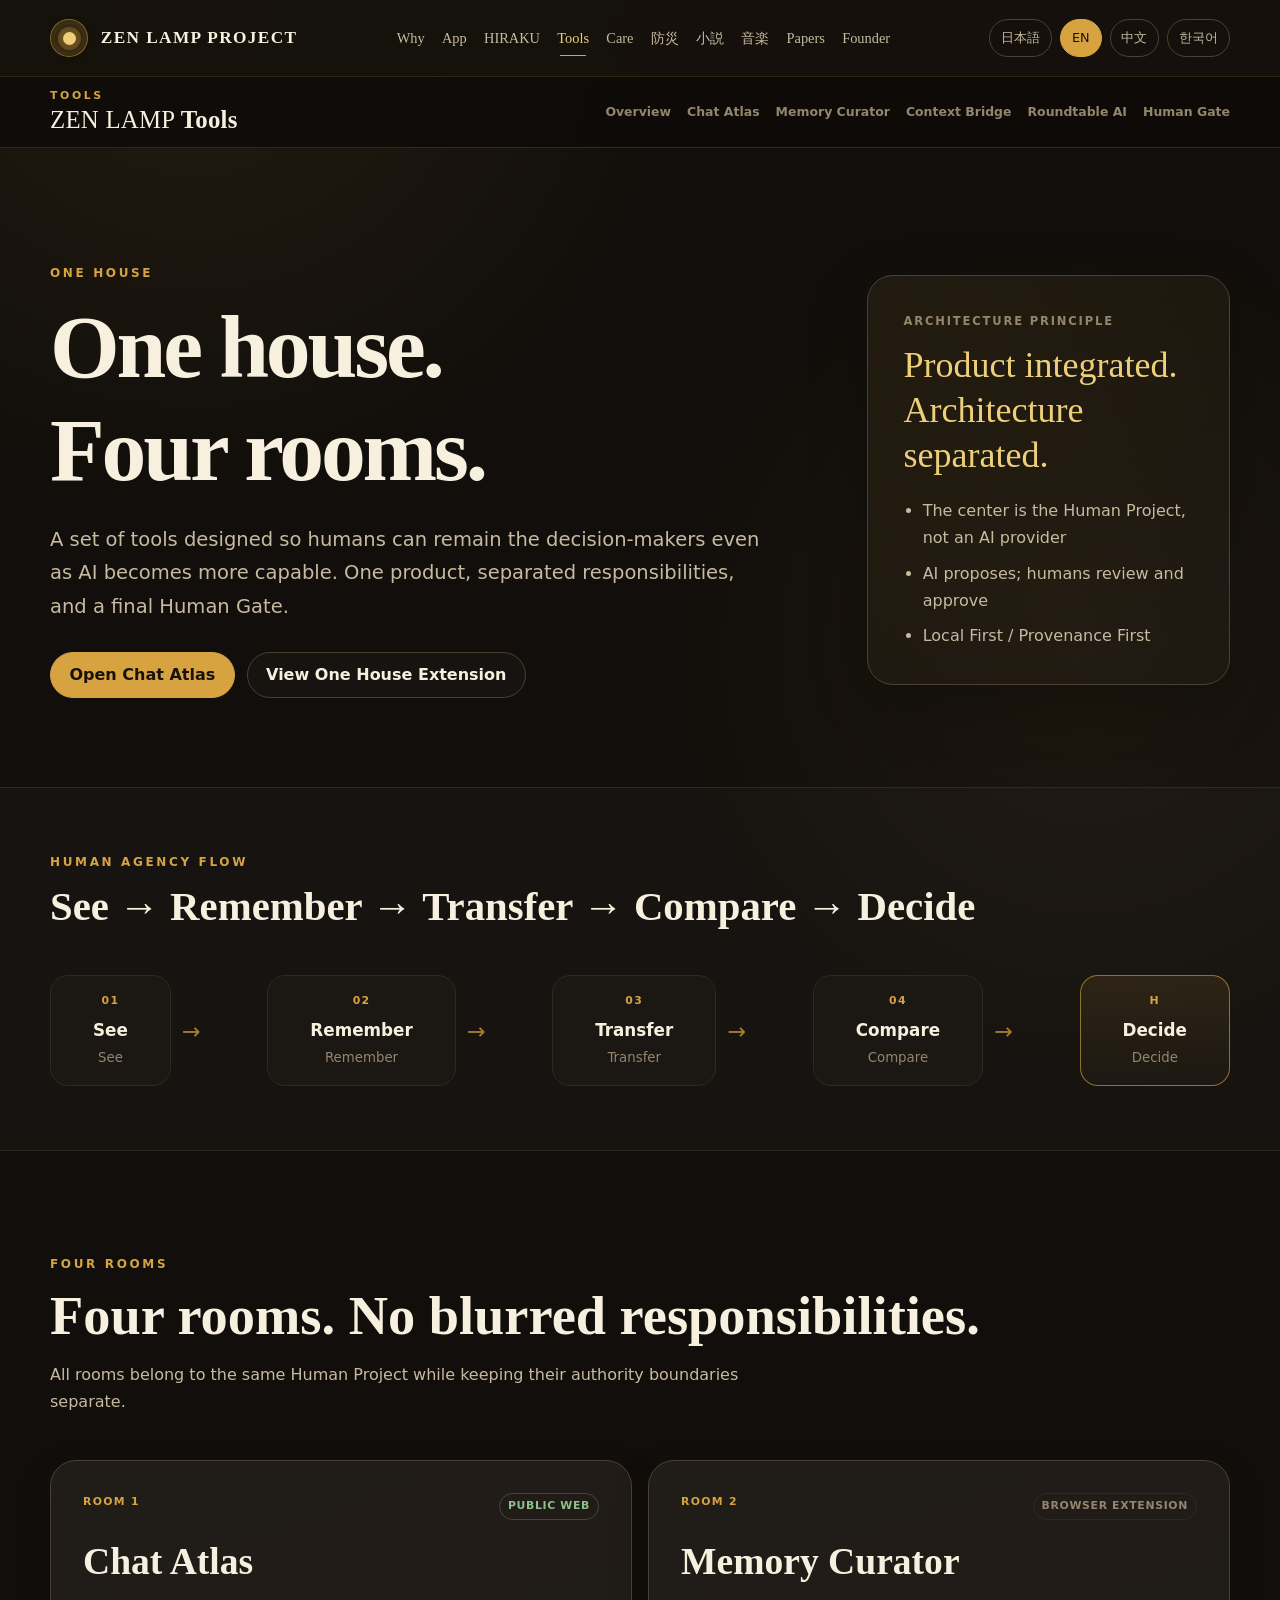
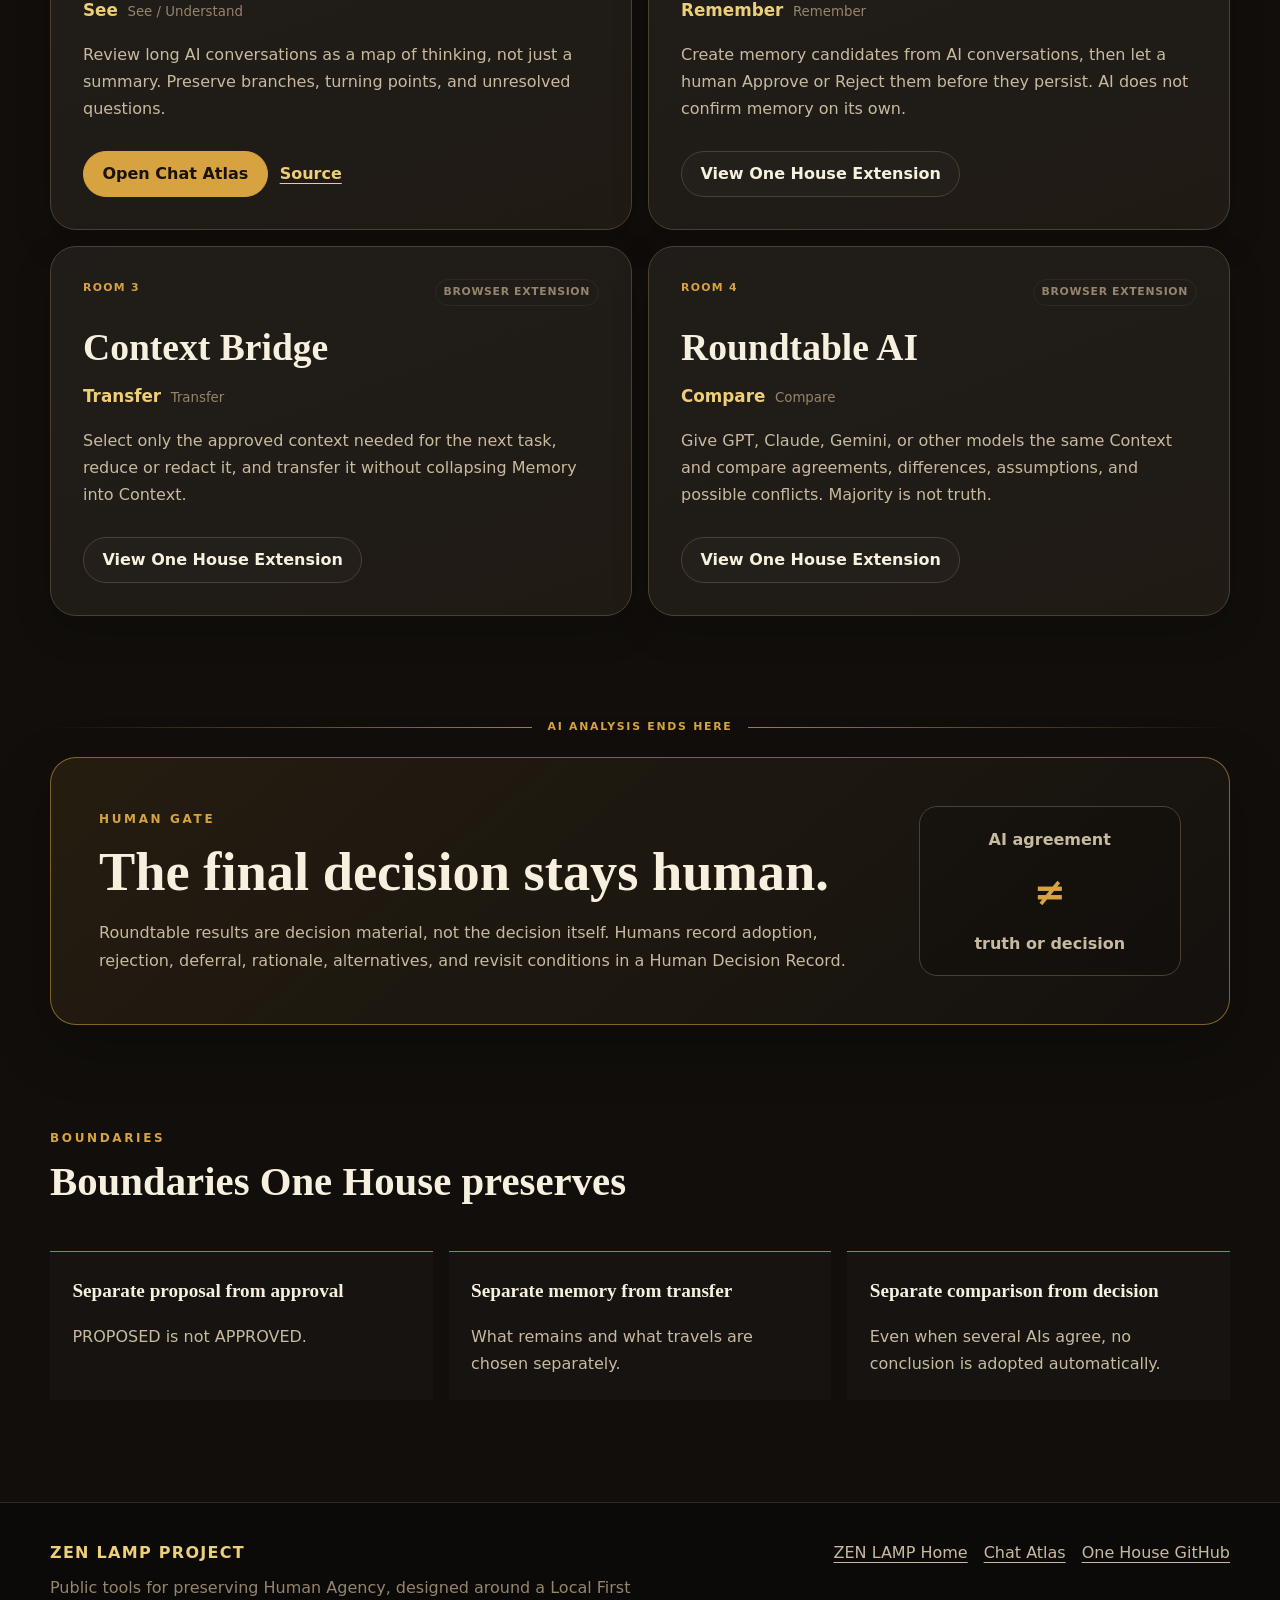
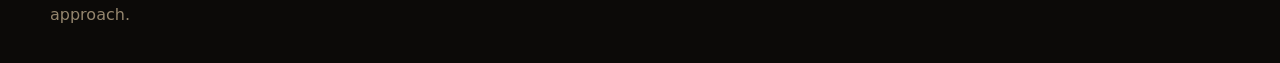
<file: public-tools/index.html>
<!doctype html>
<html lang="ja">
<head>
  <meta charset="utf-8">
  <meta name="viewport" content="width=device-width, initial-scale=1">
  <meta name="color-scheme" content="dark">
  <meta name="theme-color" content="#120f0c">
  <title>ZEN LAMP Tools｜One House</title>
  <meta name="description" content="ZEN LAMP Tools — See, Remember, Transfer, Compare, Decide. One human-owned project, four rooms, one Human Gate.">
  <link rel="stylesheet" href="./tools.css">
  <link rel="stylesheet" href="./global-header.css">
  <script src="./tools.js" defer></script>
</head>
<body>
  <a class="skip-link" href="#main">Skip to content</a>

  <header class="site-header global-header" data-ws03-global-header>
    <div class="shell global-header-inner">
      <a class="project-brand" href="/" aria-label="ZEN LAMP PROJECT home">
        <span class="lamp-mark" aria-hidden="true"><span></span></span>
        <span class="project-brand-name">ZEN LAMP PROJECT</span>
      </a>

      <nav class="global-nav" aria-label="ZEN LAMP PROJECT">
        <a href="/#why">Why</a>
        <a href="/app/">App</a>
        <a href="/hiraku/">HIRAKU</a>
        <a href="/tools/" aria-current="page">Tools</a>
        <a href="/care/">Care</a>
        <a href="/hinan-navi/">防災</a>
        <a href="/fiction/">小説</a>
        <a href="/music/">音楽</a>
        <a href="/#papers">Papers</a>
        <a href="/#founder">Founder</a>
      </nav>

      <nav class="language-nav global-language" aria-label="Language">
        <button type="button" data-lang="ja" aria-pressed="true">日本語</button>
        <button type="button" data-lang="en" aria-pressed="false">EN</button>
        <button type="button" data-lang="zh" aria-pressed="false">中文</button>
        <button type="button" data-lang="ko" aria-pressed="false">한국어</button>
      </nav>
    </div>
  </header>

  <div class="tools-localbar" aria-label="ZEN LAMP Tools navigation">
    <div class="shell tools-localbar-inner">
      <a class="tools-brand" href="/tools/" aria-label="ZEN LAMP Tools home">
        <span class="brand-kicker">TOOLS</span>
        <span class="brand-name">ZEN LAMP <strong>Tools</strong></span>
      </a>
      <nav class="tools-section-nav" aria-label="Tools sections">
        <a href="#overview">Overview</a>
        <a href="#chat-atlas">Chat Atlas</a>
        <a href="#memory-curator">Memory Curator</a>
        <a href="#context-bridge">Context Bridge</a>
        <a href="#roundtable-ai">Roundtable AI</a>
        <a href="#human-gate">Human Gate</a>
      </nav>
    </div>
  </div>

  <main id="main">
    <section id="overview" class="hero shell ws03-anchor" aria-labelledby="hero-title">
      <div class="hero-copy">
        <p class="eyebrow">ONE HOUSE</p>
        <h1 id="hero-title" data-i18n="heroTitle">一つの家に、四つの部屋。</h1>
        <p class="hero-lead" data-i18n="heroLead">AIが高度化しても、人間が判断者であり続けるための道具群です。製品は一つ、役割は分離し、最後に決めるのは人間です。</p>
        <div class="hero-actions">
          <a class="button primary" href="/tools/chat-atlas/" data-i18n="openAtlas">Chat Atlasを開く</a>
          <a class="button secondary" href="https://github.com/sniioka5127-alt/zen-lamp-memory-curator-extension" target="_blank" rel="noopener" data-i18n="viewExtension">One House拡張機能を見る</a>
        </div>
      </div>
      <aside class="principle-card" aria-label="Architecture principle">
        <p class="principle-label" data-i18n="principleLabel">設計原則</p>
        <p class="principle-main">Product integrated.<br>Architecture separated.</p>
        <ul>
          <li data-i18n="principle1">中心はAIではなくHuman Project</li>
          <li data-i18n="principle2">AIは提案し、人間が承認する</li>
          <li data-i18n="principle3">Local First / Provenance First</li>
        </ul>
      </aside>
    </section>

    <section class="flow-wrap" aria-labelledby="flow-title">
      <div class="shell">
        <div class="section-heading compact">
          <p class="eyebrow" data-i18n="flowEyebrow">HUMAN AGENCY FLOW</p>
          <h2 id="flow-title" data-i18n="flowTitle">見る → 残す → 渡す → 比べる → 決める</h2>
        </div>
        <div class="flow" role="list">
          <div class="flow-step" role="listitem"><span class="step-no">01</span><strong data-i18n="see">見る</strong><small>See</small></div>
          <span class="flow-arrow" aria-hidden="true">→</span>
          <div class="flow-step" role="listitem"><span class="step-no">02</span><strong data-i18n="remember">残す</strong><small>Remember</small></div>
          <span class="flow-arrow" aria-hidden="true">→</span>
          <div class="flow-step" role="listitem"><span class="step-no">03</span><strong data-i18n="transfer">渡す</strong><small>Transfer</small></div>
          <span class="flow-arrow" aria-hidden="true">→</span>
          <div class="flow-step" role="listitem"><span class="step-no">04</span><strong data-i18n="compare">比べる</strong><small>Compare</small></div>
          <span class="flow-arrow" aria-hidden="true">→</span>
          <div class="flow-step decision-step" role="listitem"><span class="step-no">H</span><strong data-i18n="decide">決める</strong><small>Decide</small></div>
        </div>
      </div>
    </section>

    <section class="rooms shell" aria-labelledby="rooms-title">
      <div class="section-heading">
        <p class="eyebrow" data-i18n="roomsEyebrow">FOUR ROOMS</p>
        <h2 id="rooms-title" data-i18n="roomsTitle">四つの部屋は、仕事を混ぜません。</h2>
        <p data-i18n="roomsLead">同じHuman Projectを軸にしながら、それぞれの責任範囲を明確に分けます。</p>
      </div>

      <div class="room-grid">
        <article id="chat-atlas" class="room-card ws03-anchor" data-room="chat-atlas">
          <div class="room-topline"><span class="room-no">ROOM 1</span><span class="status public" data-i18n="publicWeb">PUBLIC WEB</span></div>
          <h3>Chat Atlas</h3>
          <p class="room-verb"><span data-i18n="see">見る</span><small>See / Understand</small></p>
          <p data-i18n="atlasDesc">長いAIチャットを、要約ではなく思考の地図として見直します。枝分かれ、転換点、未解決の問いを残します。</p>
          <div class="card-actions">
            <a class="button primary" href="/tools/chat-atlas/" data-i18n="openAtlas">Chat Atlasを開く</a>
            <a class="text-link" href="https://github.com/sniioka5127-alt/zen-lamp-chat-atlas" target="_blank" rel="noopener" data-i18n="sourceCode">Source</a>
          </div>
        </article>

        <article id="memory-curator" class="room-card ws03-anchor" data-room="memory-curator">
          <div class="room-topline"><span class="room-no">ROOM 2</span><span class="status local" data-i18n="browserExtension">BROWSER EXTENSION</span></div>
          <h3>Memory Curator</h3>
          <p class="room-verb"><span data-i18n="remember">残す</span><small>Remember</small></p>
          <p data-i18n="memoryDesc">AI会話から残す価値のある記憶候補を作り、人間がApprove / Rejectしてから保存します。AIが勝手に記憶を確定しません。</p>
          <div class="card-actions">
            <a class="button secondary" href="https://github.com/sniioka5127-alt/zen-lamp-memory-curator-extension" target="_blank" rel="noopener" data-i18n="viewExtension">One House拡張機能を見る</a>
          </div>
        </article>

        <article id="context-bridge" class="room-card ws03-anchor" data-room="context-bridge">
          <div class="room-topline"><span class="room-no">ROOM 3</span><span class="status local" data-i18n="browserExtension">BROWSER EXTENSION</span></div>
          <h3>Context Bridge</h3>
          <p class="room-verb"><span data-i18n="transfer">渡す</span><small>Transfer</small></p>
          <p data-i18n="bridgeDesc">承認済みContextから、目的に必要なものだけを選び、削減・秘匿して次のAIへ渡します。MemoryとContextを分離します。</p>
          <div class="card-actions">
            <a class="button secondary" href="https://github.com/sniioka5127-alt/zen-lamp-memory-curator-extension" target="_blank" rel="noopener" data-i18n="viewExtension">One House拡張機能を見る</a>
          </div>
        </article>

        <article id="roundtable-ai" class="room-card ws03-anchor" data-room="roundtable-ai">
          <div class="room-topline"><span class="room-no">ROOM 4</span><span class="status local" data-i18n="browserExtension">BROWSER EXTENSION</span></div>
          <h3>Roundtable AI</h3>
          <p class="room-verb"><span data-i18n="compare">比べる</span><small>Compare</small></p>
          <p data-i18n="roundtableDesc">GPT / Claude / Geminiなどへ同じContextを渡し、一致・相違・前提・対立候補を比較します。多数決を真実にはしません。</p>
          <div class="card-actions">
            <a class="button secondary" href="https://github.com/sniioka5127-alt/zen-lamp-memory-curator-extension" target="_blank" rel="noopener" data-i18n="viewExtension">One House拡張機能を見る</a>
          </div>
        </article>
      </div>
    </section>

    <section id="human-gate" class="human-gate shell ws03-anchor" aria-labelledby="gate-title">
      <div class="gate-boundary" aria-hidden="true"><span>AI ANALYSIS ENDS HERE</span></div>
      <div class="gate-panel">
        <div>
          <p class="eyebrow">HUMAN GATE</p>
          <h2 id="gate-title" data-i18n="gateTitle">最後に決めるのは、人間です。</h2>
          <p data-i18n="gateLead">Roundtableの比較結果は判断材料です。採用・保留・却下、理由、代替案、再検討条件をHuman Decision Recordとして人間が記録します。</p>
        </div>
        <div class="gate-rule">
          <span data-i18n="gateRuleA">AIの一致</span>
          <strong>≠</strong>
          <span data-i18n="gateRuleB">真実・決定</span>
        </div>
      </div>
    </section>

    <section class="promise shell" aria-labelledby="promise-title">
      <div class="section-heading compact">
        <p class="eyebrow" data-i18n="promiseEyebrow">BOUNDARIES</p>
        <h2 id="promise-title" data-i18n="promiseTitle">One Houseが守る境界</h2>
      </div>
      <div class="promise-grid">
        <div><strong data-i18n="promise1Title">提案と承認を分ける</strong><p data-i18n="promise1Body">PROPOSEDはAPPROVEDではありません。</p></div>
        <div><strong data-i18n="promise2Title">記憶と転送を分ける</strong><p data-i18n="promise2Body">残すものと、次のAIへ渡すものは別に選びます。</p></div>
        <div><strong data-i18n="promise3Title">比較と決定を分ける</strong><p data-i18n="promise3Body">複数AIが一致しても、自動で結論にはしません。</p></div>
      </div>
    </section>
  </main>

  <footer class="site-footer">
    <div class="shell footer-inner">
      <div>
        <strong>ZEN LAMP PROJECT</strong>
        <p data-i18n="footerNote">Human Agencyを保つための公開ツール群。Local Firstを基本に設計しています。</p>
      </div>
      <nav aria-label="Project links">
        <a href="/" data-i18n="zenLampHome">ZEN LAMP Home</a>
        <a href="/tools/chat-atlas/">Chat Atlas</a>
        <a href="https://github.com/sniioka5127-alt/zen-lamp-memory-curator-extension" target="_blank" rel="noopener">One House GitHub</a>
      </nav>
    </div>
  </footer>
</body>
</html>
</file>
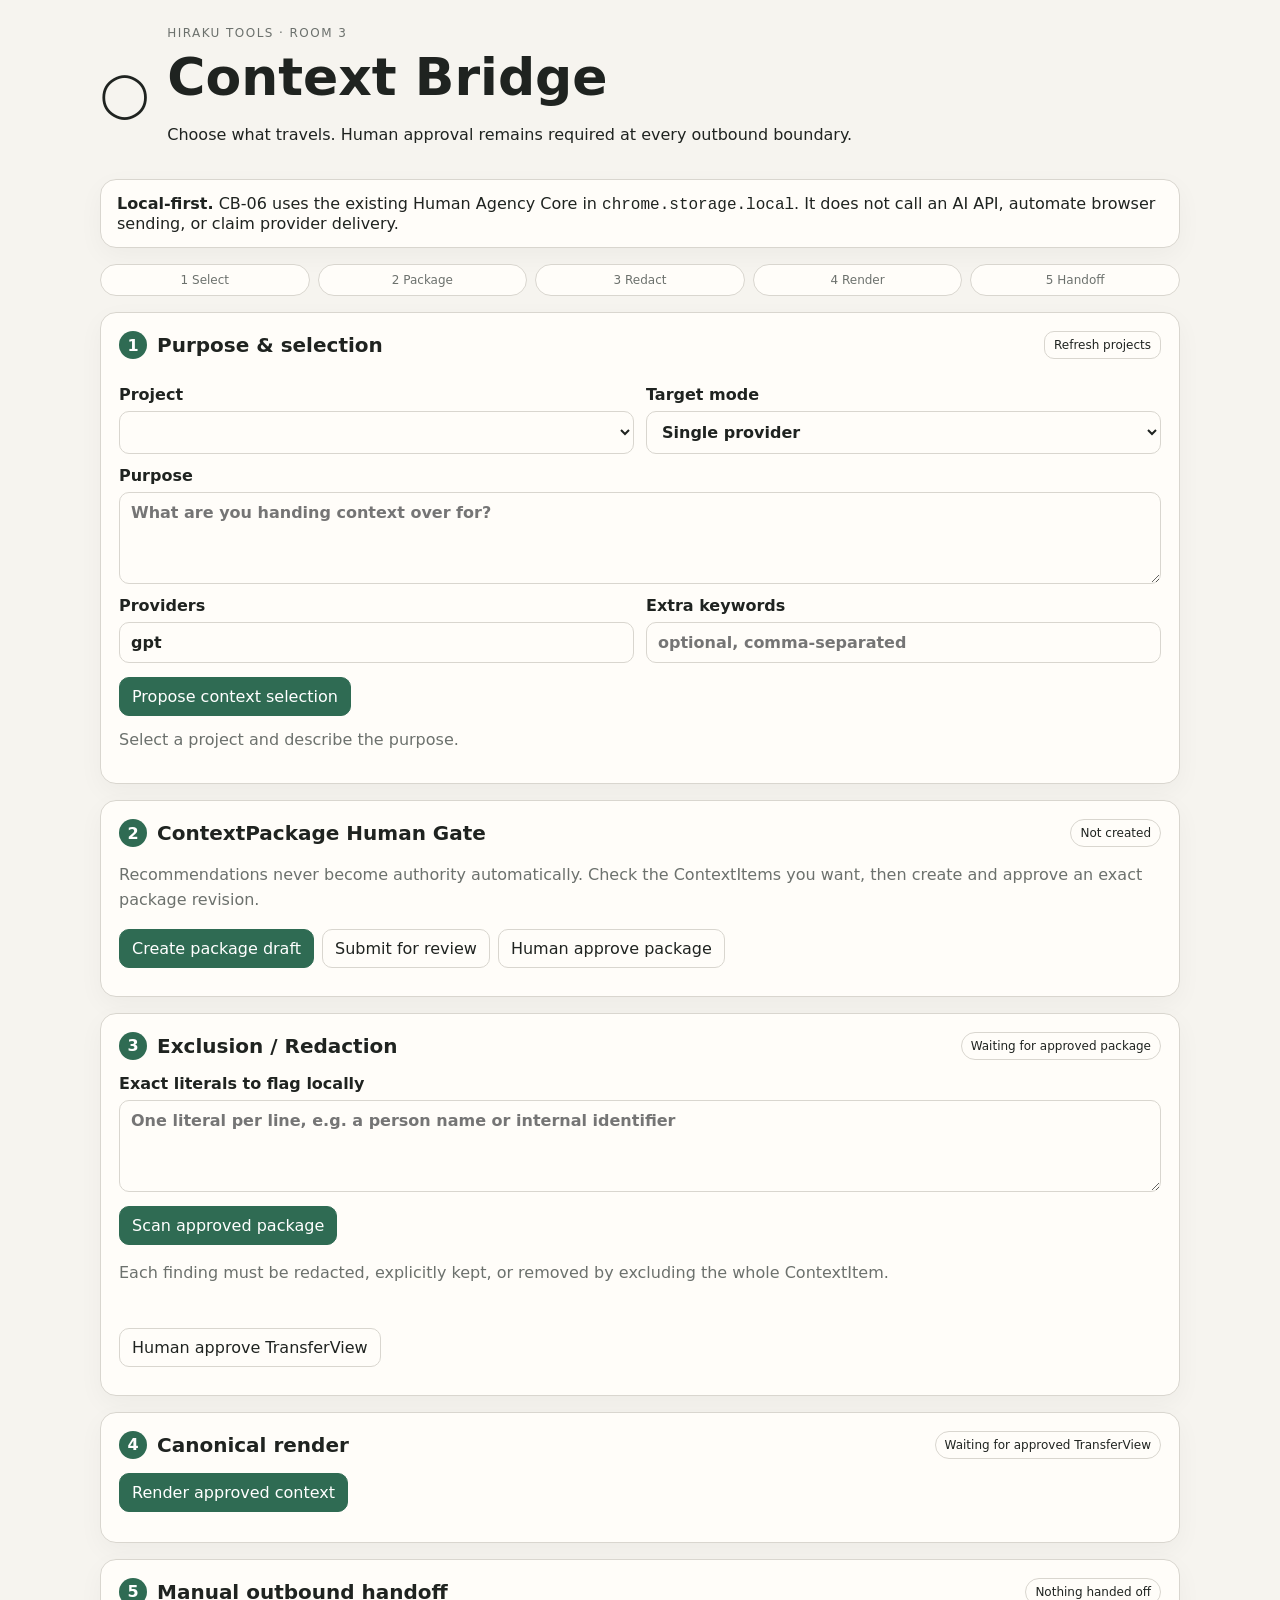
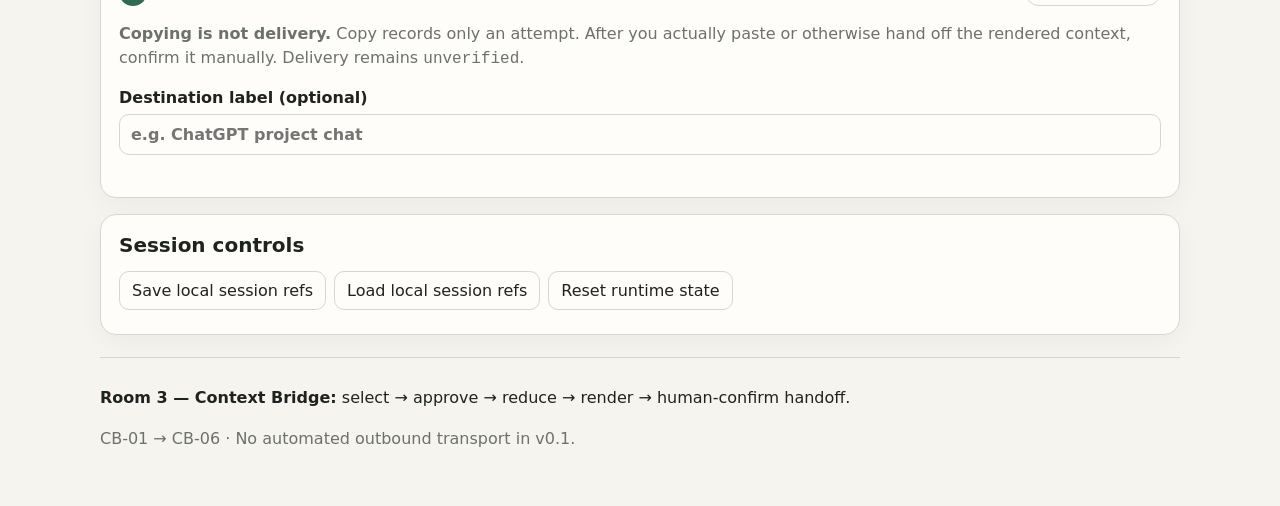
<file: context-bridge.html>
<!doctype html>
<html lang="en">
<head>
  <meta charset="utf-8" />
  <meta name="viewport" content="width=device-width, initial-scale=1" />
  <title>HIRAKU Context Bridge</title>
  <link rel="stylesheet" href="context-bridge.css" />
</head>
<body>
  <main class="workspace">
    <header class="hero">
      <div class="mark">◯</div>
      <div>
        <p class="eyebrow">HIRAKU Tools · Room 3</p>
        <h1>Context Bridge</h1>
        <p>Choose what travels. Human approval remains required at every outbound boundary.</p>
      </div>
    </header>

    <section class="notice">
      <strong>Local-first.</strong> CB-06 uses the existing Human Agency Core in <code>chrome.storage.local</code>. It does not call an AI API, automate browser sending, or claim provider delivery.
    </section>

    <nav class="progress" aria-label="Context Bridge workflow">
      <span data-progress="select">1 Select</span>
      <span data-progress="package">2 Package</span>
      <span data-progress="redact">3 Redact</span>
      <span data-progress="render">4 Render</span>
      <span data-progress="handoff">5 Handoff</span>
    </nav>

    <section class="panel">
      <div class="panel-head">
        <div><span class="step">1</span><h2>Purpose & selection</h2></div>
        <button id="refreshProjects" type="button" class="small">Refresh projects</button>
      </div>
      <div class="grid two">
        <label>Project<select id="projectSelect"></select></label>
        <label>Target mode<select id="targetMode"><option value="single">Single provider</option><option value="roundtable">Roundtable</option><option value="generic">Generic</option></select></label>
      </div>
      <label>Purpose<textarea id="purpose" placeholder="What are you handing context over for?"></textarea></label>
      <div class="grid two">
        <label>Providers<input id="providers" type="text" value="gpt" placeholder="gpt, claude, gemini" /></label>
        <label>Extra keywords<input id="extraKeywords" type="text" placeholder="optional, comma-separated" /></label>
      </div>
      <div class="actions"><button id="proposeSelection" type="button" class="primary">Propose context selection</button></div>
      <p id="selectionSummary" class="summary">Select a project and describe the purpose.</p>
      <div id="candidateList" class="card-list"></div>
    </section>

    <section class="panel">
      <div class="panel-head"><div><span class="step">2</span><h2>ContextPackage Human Gate</h2></div><span id="packageStatus" class="status">Not created</span></div>
      <p class="muted">Recommendations never become authority automatically. Check the ContextItems you want, then create and approve an exact package revision.</p>
      <div class="actions">
        <button id="createPackage" type="button" class="primary">Create package draft</button>
        <button id="submitPackage" type="button">Submit for review</button>
        <button id="approvePackage" type="button">Human approve package</button>
      </div>
      <div id="packageDetail" class="detail"></div>
    </section>

    <section class="panel">
      <div class="panel-head"><div><span class="step">3</span><h2>Exclusion / Redaction</h2></div><span id="redactionStatus" class="status">Waiting for approved package</span></div>
      <label>Exact literals to flag locally<textarea id="customLiterals" placeholder="One literal per line, e.g. a person name or internal identifier"></textarea></label>
      <div class="actions"><button id="scanRedaction" type="button" class="primary">Scan approved package</button></div>
      <p class="muted">Each finding must be redacted, explicitly kept, or removed by excluding the whole ContextItem.</p>
      <div id="redactionList" class="card-list"></div>
      <div id="exclusionList" class="card-list"></div>
      <div class="actions"><button id="approveTransferView" type="button">Human approve TransferView</button></div>
      <div id="transferViewDetail" class="detail"></div>
    </section>

    <section class="panel">
      <div class="panel-head"><div><span class="step">4</span><h2>Canonical render</h2></div><span id="renderStatus" class="status">Waiting for approved TransferView</span></div>
      <div class="actions"><button id="renderContext" type="button" class="primary">Render approved context</button></div>
      <div id="renderList" class="card-list"></div>
    </section>

    <section class="panel">
      <div class="panel-head"><div><span class="step">5</span><h2>Manual outbound handoff</h2></div><span id="handoffStatus" class="status">Nothing handed off</span></div>
      <p class="muted"><strong>Copying is not delivery.</strong> Copy records only an attempt. After you actually paste or otherwise hand off the rendered context, confirm it manually. Delivery remains <code>unverified</code>.</p>
      <label>Destination label (optional)<input id="destinationLabel" type="text" placeholder="e.g. ChatGPT project chat" /></label>
      <div id="handoffList" class="card-list"></div>
      <div id="receiptList" class="card-list"></div>
    </section>

    <section class="panel compact-panel">
      <div class="panel-head"><div><h2>Session controls</h2></div></div>
      <div class="actions">
        <button id="saveSession" type="button">Save local session refs</button>
        <button id="loadSession" type="button">Load local session refs</button>
        <button id="resetSession" type="button" class="ghost">Reset runtime state</button>
      </div>
      <p id="flash" class="summary" aria-live="polite"></p>
    </section>

    <footer>
      <p><strong>Room 3 — Context Bridge:</strong> select → approve → reduce → render → human-confirm handoff.</p>
      <p class="muted">CB-01 → CB-06 · No automated outbound transport in v0.1.</p>
    </footer>
  </main>
  <script type="module" src="context-bridge.js"></script>
</body>
</html>
</file>
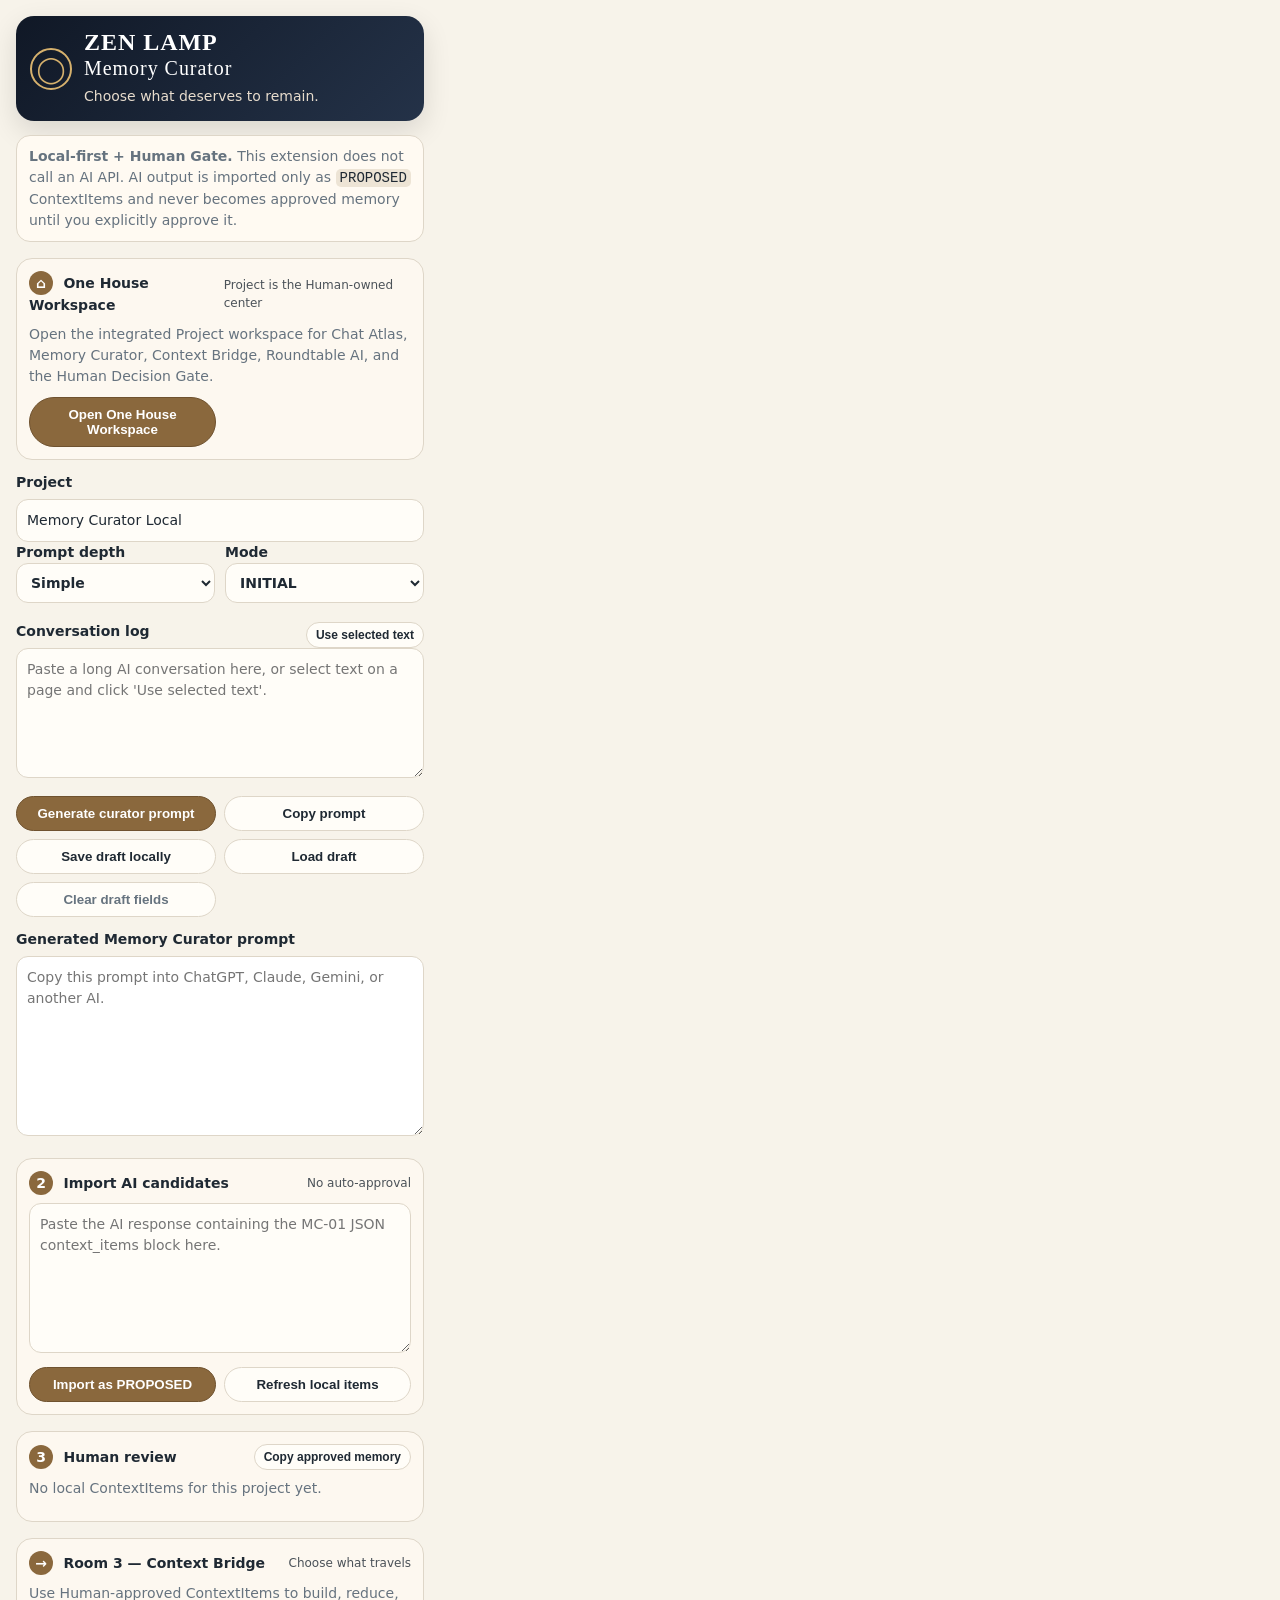
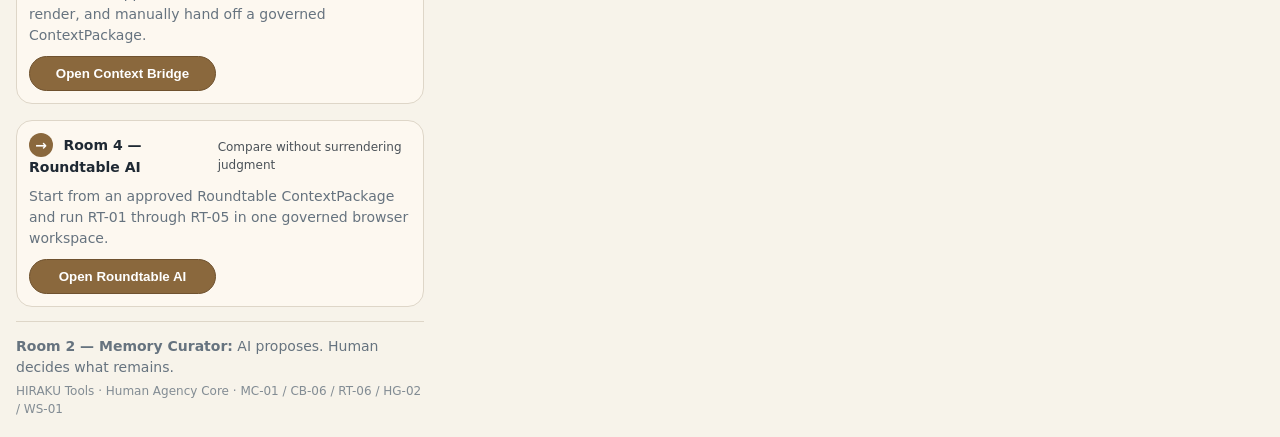
<file: popup.html>
<!doctype html>
<html lang="en">
<head>
  <meta charset="utf-8" />
  <meta name="viewport" content="width=device-width, initial-scale=1" />
  <title>ZEN LAMP Memory Curator</title>
  <link rel="stylesheet" href="styles.css" />
</head>
<body>
  <main class="app">
    <header class="hero">
      <div class="mark">◯</div>
      <div>
        <h1>ZEN LAMP<br><span>Memory Curator</span></h1>
        <p>Choose what deserves to remain.</p>
      </div>
    </header>

    <section class="notice">
      <strong>Local-first + Human Gate.</strong> This extension does not call an AI API. AI output is imported only as <code>PROPOSED</code> ContextItems and never becomes approved memory until you explicitly approve it.
    </section>

    <section class="stage">
      <div class="stage-title">
        <div>
          <span class="step">⌂</span>
          <strong>One House Workspace</strong>
        </div>
        <span class="muted">Project is the Human-owned center</span>
      </div>
      <p class="summary">Open the integrated Project workspace for Chat Atlas, Memory Curator, Context Bridge, Roundtable AI, and the Human Decision Gate.</p>
      <div class="actions compact">
        <button id="openWorkspace" type="button" class="primary">Open One House Workspace</button>
      </div>
    </section>

    <section class="field">
      <label for="projectName">Project</label>
      <input id="projectName" type="text" value="Memory Curator Local" placeholder="Project name" />
    </section>

    <section class="grid two">
      <label>
        Prompt depth
        <select id="depth">
          <option value="simple">Simple</option>
          <option value="power">Power User</option>
        </select>
      </label>
      <label>
        Mode
        <select id="mode">
          <option value="initial">INITIAL</option>
          <option value="update">UPDATE</option>
        </select>
      </label>
    </section>

    <section id="existingMemoryWrap" class="field hidden">
      <label for="existingMemory">Existing memory (optional legacy input)</label>
      <textarea id="existingMemory" placeholder="Leave blank to use approved local ContextItems for this project, or paste legacy memory here."></textarea>
    </section>

    <section class="field">
      <div class="label-row">
        <label for="conversation">Conversation log</label>
        <button id="grabSelection" type="button" class="small">Use selected text</button>
      </div>
      <textarea id="conversation" placeholder="Paste a long AI conversation here, or select text on a page and click 'Use selected text'."></textarea>
    </section>

    <section class="actions">
      <button id="generate" type="button" class="primary">Generate curator prompt</button>
      <button id="copy" type="button">Copy prompt</button>
      <button id="save" type="button">Save draft locally</button>
      <button id="load" type="button">Load draft</button>
      <button id="clear" type="button" class="ghost">Clear draft fields</button>
    </section>

    <section class="field">
      <label for="output">Generated Memory Curator prompt</label>
      <textarea id="output" placeholder="Copy this prompt into ChatGPT, Claude, Gemini, or another AI." readonly></textarea>
    </section>

    <section class="stage">
      <div class="stage-title">
        <div>
          <span class="step">2</span>
          <strong>Import AI candidates</strong>
        </div>
        <span class="muted">No auto-approval</span>
      </div>
      <textarea id="aiResult" placeholder="Paste the AI response containing the MC-01 JSON context_items block here."></textarea>
      <div class="actions compact">
        <button id="importCandidates" type="button" class="primary">Import as PROPOSED</button>
        <button id="refreshItems" type="button">Refresh local items</button>
      </div>
    </section>

    <section class="stage">
      <div class="stage-title">
        <div>
          <span class="step">3</span>
          <strong>Human review</strong>
        </div>
        <button id="copyApproved" type="button" class="small">Copy approved memory</button>
      </div>
      <p id="reviewSummary" class="summary">No local ContextItems for this project yet.</p>
      <div id="itemList" class="item-list"></div>
    </section>

    <section class="stage">
      <div class="stage-title">
        <div>
          <span class="step">→</span>
          <strong>Room 3 — Context Bridge</strong>
        </div>
        <span class="muted">Choose what travels</span>
      </div>
      <p class="summary">Use Human-approved ContextItems to build, reduce, render, and manually hand off a governed ContextPackage.</p>
      <div class="actions compact">
        <button id="openContextBridge" type="button" class="primary">Open Context Bridge</button>
      </div>
    </section>

    <section class="stage">
      <div class="stage-title">
        <div>
          <span class="step">→</span>
          <strong>Room 4 — Roundtable AI</strong>
        </div>
        <span class="muted">Compare without surrendering judgment</span>
      </div>
      <p class="summary">Start from an approved Roundtable ContextPackage and run RT-01 through RT-05 in one governed browser workspace.</p>
      <div class="actions compact">
        <button id="openRoundtable" type="button" class="primary">Open Roundtable AI</button>
      </div>
    </section>

    <footer>
      <p><strong>Room 2 — Memory Curator:</strong> AI proposes. Human decides what remains.</p>
      <p class="muted">HIRAKU Tools · Human Agency Core · MC-01 / CB-06 / RT-06 / HG-02 / WS-01</p>
    </footer>
  </main>
  <script type="module" src="popup.js"></script>
  <script type="module" src="popup-context-bridge.js"></script>
  <script type="module" src="popup-roundtable.js"></script>
</body>
</html>
</file>
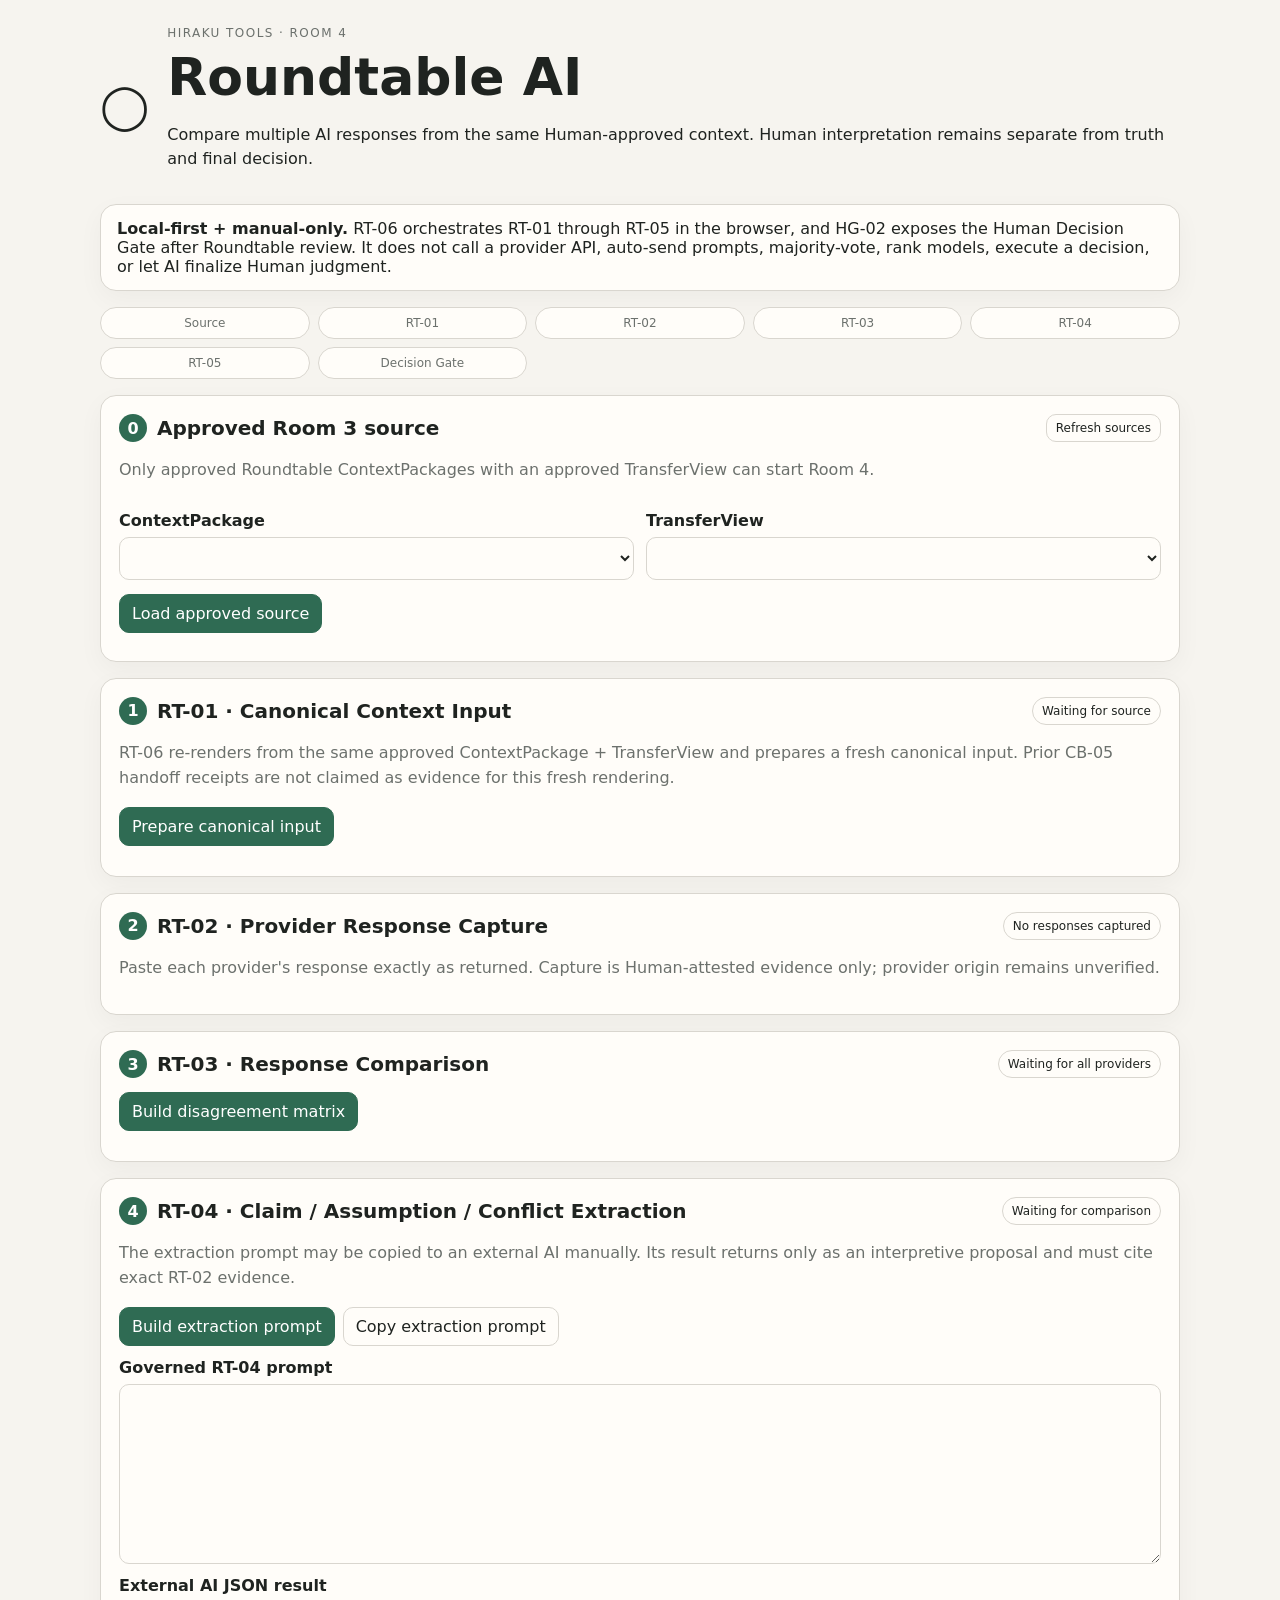
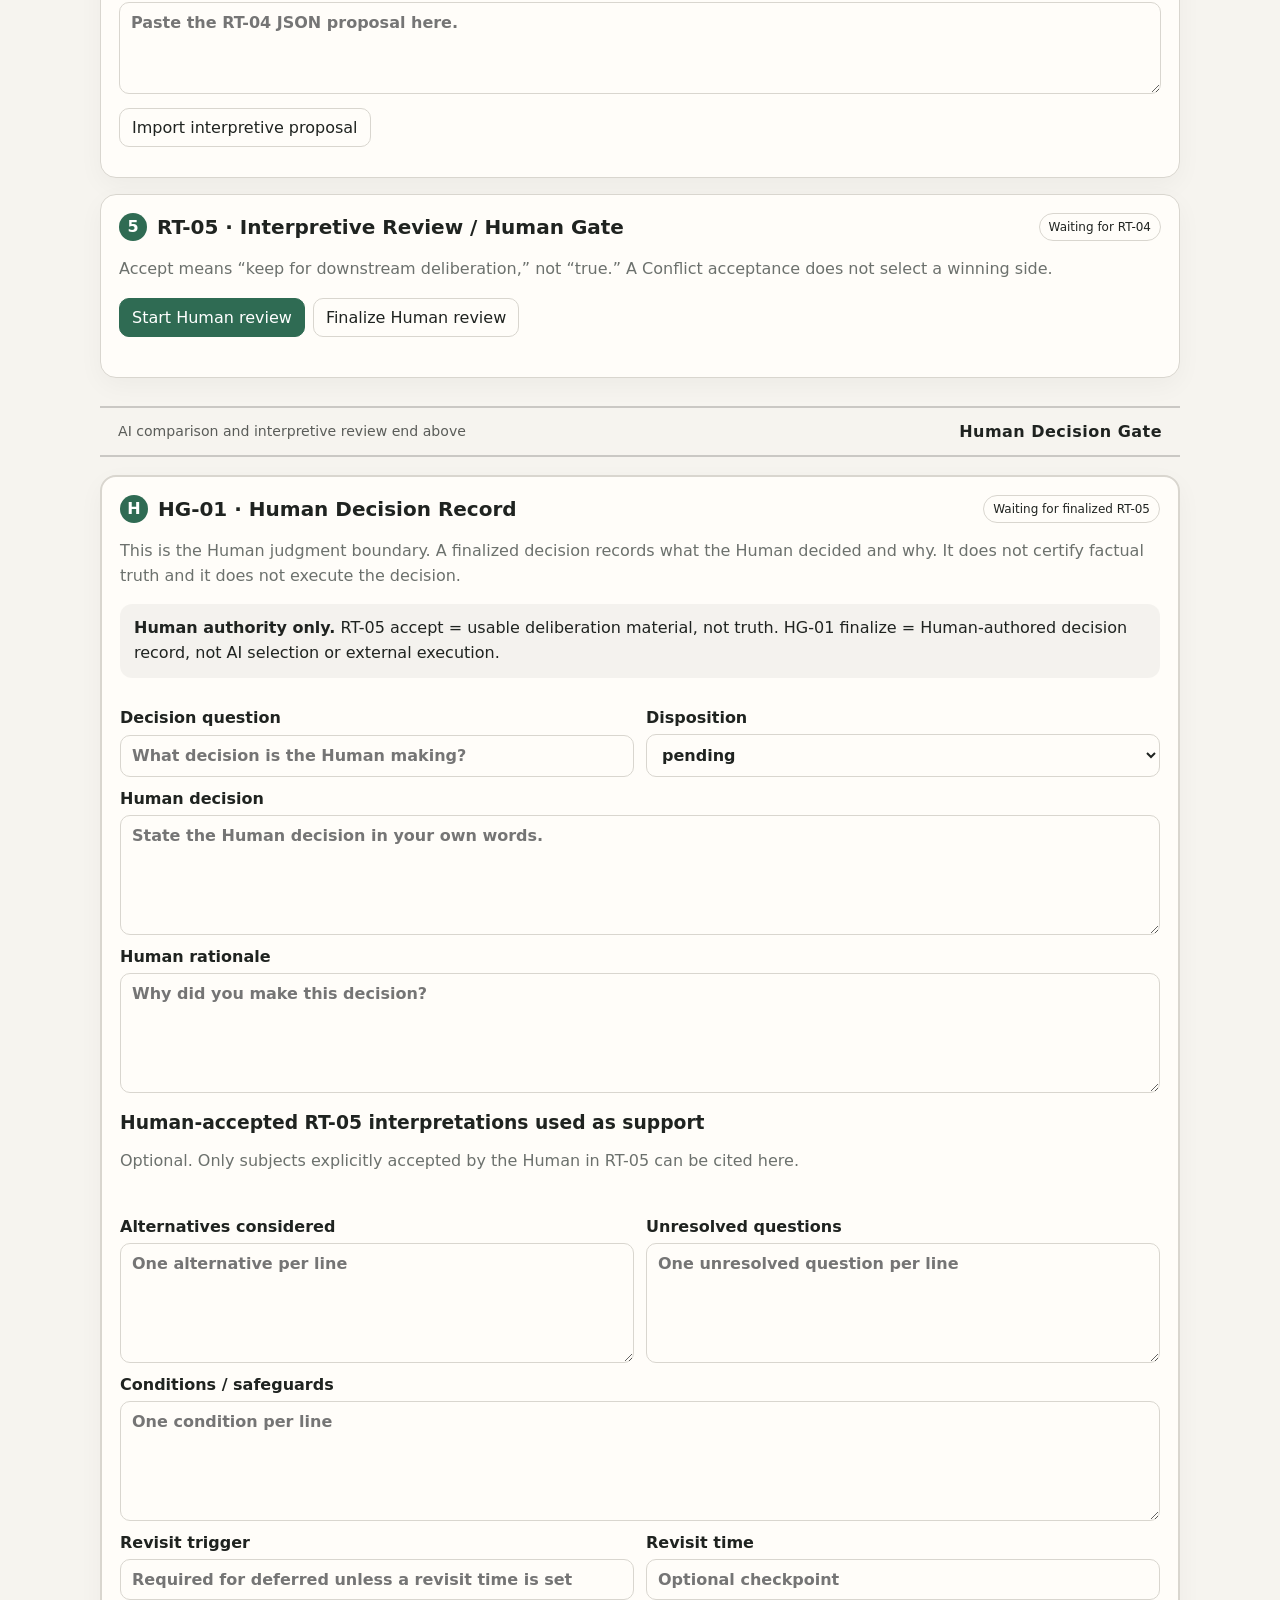
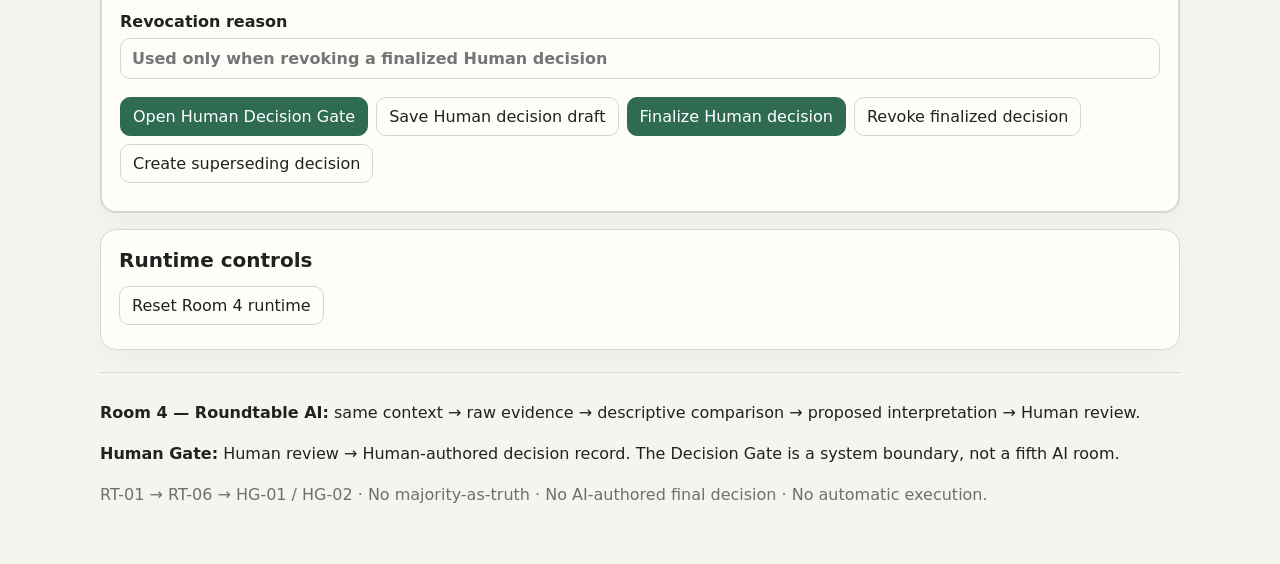
<file: roundtable.html>
<!doctype html>
<html lang="en">
<head>
  <meta charset="utf-8" />
  <meta name="viewport" content="width=device-width, initial-scale=1" />
  <title>HIRAKU Roundtable AI</title>
  <link rel="stylesheet" href="context-bridge.css" />
  <link rel="stylesheet" href="roundtable.css" />
</head>
<body data-rt06="roundtable-browser-runtime" data-hg02="decision-gate-browser-integration">
  <main class="workspace">
    <header class="hero">
      <div class="mark">◯</div>
      <div>
        <p class="eyebrow">HIRAKU Tools · Room 4</p>
        <h1>Roundtable AI</h1>
        <p>Compare multiple AI responses from the same Human-approved context. Human interpretation remains separate from truth and final decision.</p>
      </div>
    </header>

    <section class="notice">
      <strong>Local-first + manual-only.</strong> RT-06 orchestrates RT-01 through RT-05 in the browser, and HG-02 exposes the Human Decision Gate after Roundtable review. It does not call a provider API, auto-send prompts, majority-vote, rank models, execute a decision, or let AI finalize Human judgment.
    </section>

    <nav class="progress" aria-label="Roundtable workflow">
      <span data-progress="source">Source</span>
      <span data-progress="rt01">RT-01</span>
      <span data-progress="rt02">RT-02</span>
      <span data-progress="rt03">RT-03</span>
      <span data-progress="rt04">RT-04</span>
      <span data-progress="rt05">RT-05</span>
      <span data-progress="hg01">Decision Gate</span>
    </nav>

    <section class="panel">
      <div class="panel-head">
        <div><span class="step">0</span><h2>Approved Room 3 source</h2></div>
        <button id="refreshSources" type="button" class="small">Refresh sources</button>
      </div>
      <p class="muted">Only approved Roundtable ContextPackages with an approved TransferView can start Room 4.</p>
      <div class="grid two">
        <label>ContextPackage<select id="packageSelect"></select></label>
        <label>TransferView<select id="viewSelect"></select></label>
      </div>
      <div class="actions"><button id="loadSource" type="button" class="primary">Load approved source</button></div>
      <div id="sourceDetail" class="detail"></div>
    </section>

    <section class="panel">
      <div class="panel-head"><div><span class="step">1</span><h2>RT-01 · Canonical Context Input</h2></div><span id="rt01Status" class="status">Waiting for source</span></div>
      <p class="muted">RT-06 re-renders from the same approved ContextPackage + TransferView and prepares a fresh canonical input. Prior CB-05 handoff receipts are not claimed as evidence for this fresh rendering.</p>
      <div class="actions"><button id="prepareInput" type="button" class="primary">Prepare canonical input</button></div>
      <div id="providerPromptList" class="card-list"></div>
    </section>

    <section class="panel">
      <div class="panel-head"><div><span class="step">2</span><h2>RT-02 · Provider Response Capture</h2></div><span id="rt02Status" class="status">No responses captured</span></div>
      <p class="muted">Paste each provider's response exactly as returned. Capture is Human-attested evidence only; provider origin remains unverified.</p>
      <div id="responseCaptureList" class="card-list"></div>
    </section>

    <section class="panel">
      <div class="panel-head"><div><span class="step">3</span><h2>RT-03 · Response Comparison</h2></div><span id="rt03Status" class="status">Waiting for all providers</span></div>
      <div class="actions"><button id="compareResponses" type="button" class="primary">Build disagreement matrix</button></div>
      <div id="comparisonDetail" class="card-list"></div>
    </section>

    <section class="panel">
      <div class="panel-head"><div><span class="step">4</span><h2>RT-04 · Claim / Assumption / Conflict Extraction</h2></div><span id="rt04Status" class="status">Waiting for comparison</span></div>
      <p class="muted">The extraction prompt may be copied to an external AI manually. Its result returns only as an interpretive proposal and must cite exact RT-02 evidence.</p>
      <div class="actions">
        <button id="buildExtractionPrompt" type="button" class="primary">Build extraction prompt</button>
        <button id="copyExtractionPrompt" type="button">Copy extraction prompt</button>
      </div>
      <label>Governed RT-04 prompt<textarea id="extractionPrompt" readonly></textarea></label>
      <label>External AI JSON result<textarea id="extractionResult" placeholder="Paste the RT-04 JSON proposal here."></textarea></label>
      <div class="actions"><button id="importExtraction" type="button">Import interpretive proposal</button></div>
      <div id="extractionDetail" class="card-list"></div>
    </section>

    <section class="panel">
      <div class="panel-head"><div><span class="step">5</span><h2>RT-05 · Interpretive Review / Human Gate</h2></div><span id="rt05Status" class="status">Waiting for RT-04</span></div>
      <p class="muted">Accept means “keep for downstream deliberation,” not “true.” A Conflict acceptance does not select a winning side.</p>
      <div class="actions">
        <button id="startReview" type="button" class="primary">Start Human review</button>
        <button id="finalizeReview" type="button">Finalize Human review</button>
      </div>
      <div id="reviewList" class="card-list"></div>
      <div id="reviewSummary" class="detail"></div>
    </section>

    <div class="human-boundary" role="separator" aria-label="AI comparison ends; Human Decision Gate begins">
      <span>AI comparison and interpretive review end above</span>
      <strong>Human Decision Gate</strong>
    </div>

    <section id="human-decision-gate" class="panel decision-panel" data-hg02-panel="human-decision-gate">
      <div class="panel-head"><div><span class="step human-step">H</span><h2>HG-01 · Human Decision Record</h2></div><span id="decisionStatus" class="status">Waiting for finalized RT-05</span></div>
      <p class="muted">This is the Human judgment boundary. A finalized decision records what the Human decided and why. It does not certify factual truth and it does not execute the decision.</p>
      <div class="decision-authority"><strong>Human authority only.</strong> RT-05 accept = usable deliberation material, not truth. HG-01 finalize = Human-authored decision record, not AI selection or external execution.</div>
      <div class="grid two">
        <label>Decision question<input id="decisionQuestion" type="text" placeholder="What decision is the Human making?" /></label>
        <label>Disposition<select id="decisionDisposition"><option value="pending">pending</option><option value="decided">decided</option><option value="deferred">deferred</option><option value="no_action">no_action</option></select></label>
      </div>
      <label>Human decision<textarea id="decisionText" placeholder="State the Human decision in your own words."></textarea></label>
      <label>Human rationale<textarea id="decisionRationale" placeholder="Why did you make this decision?"></textarea></label>
      <div class="decision-subsection">
        <h3>Human-accepted RT-05 interpretations used as support</h3>
        <p class="muted">Optional. Only subjects explicitly accepted by the Human in RT-05 can be cited here.</p>
        <div id="decisionSupportingList" class="supporting-list"></div>
      </div>
      <div class="grid two">
        <label>Alternatives considered<textarea id="decisionAlternatives" placeholder="One alternative per line"></textarea></label>
        <label>Unresolved questions<textarea id="decisionUnresolved" placeholder="One unresolved question per line"></textarea></label>
      </div>
      <label>Conditions / safeguards<textarea id="decisionConditions" placeholder="One condition per line"></textarea></label>
      <div class="grid two">
        <label>Revisit trigger<input id="decisionRevisitTrigger" type="text" placeholder="Required for deferred unless a revisit time is set" /></label>
        <label>Revisit time<input id="decisionRevisitAt" type="text" placeholder="Optional checkpoint" /></label>
      </div>
      <label>Revocation reason<input id="decisionRevokeReason" type="text" placeholder="Used only when revoking a finalized Human decision" /></label>
      <div class="actions decision-actions">
        <button id="startDecision" type="button" class="primary">Open Human Decision Gate</button>
        <button id="saveDecision" type="button">Save Human decision draft</button>
        <button id="finalizeDecision" type="button" class="primary">Finalize Human decision</button>
        <button id="revokeDecision" type="button" class="ghost">Revoke finalized decision</button>
        <button id="supersedeDecision" type="button" class="ghost">Create superseding decision</button>
      </div>
      <div id="decisionSummary" class="detail"></div>
    </section>

    <section class="panel compact-panel">
      <div class="panel-head"><div><h2>Runtime controls</h2></div></div>
      <div class="actions">
        <button id="resetRuntime" type="button" class="ghost">Reset Room 4 runtime</button>
      </div>
      <p id="flash" class="summary" aria-live="polite"></p>
    </section>

    <footer>
      <p><strong>Room 4 — Roundtable AI:</strong> same context → raw evidence → descriptive comparison → proposed interpretation → Human review.</p>
      <p><strong>Human Gate:</strong> Human review → Human-authored decision record. The Decision Gate is a system boundary, not a fifth AI room.</p>
      <p class="muted">RT-01 → RT-06 → HG-01 / HG-02 · No majority-as-truth · No AI-authored final decision · No automatic execution.</p>
    </footer>
  </main>
  <script type="module" src="roundtable.js"></script>
</body>
</html>
</file>
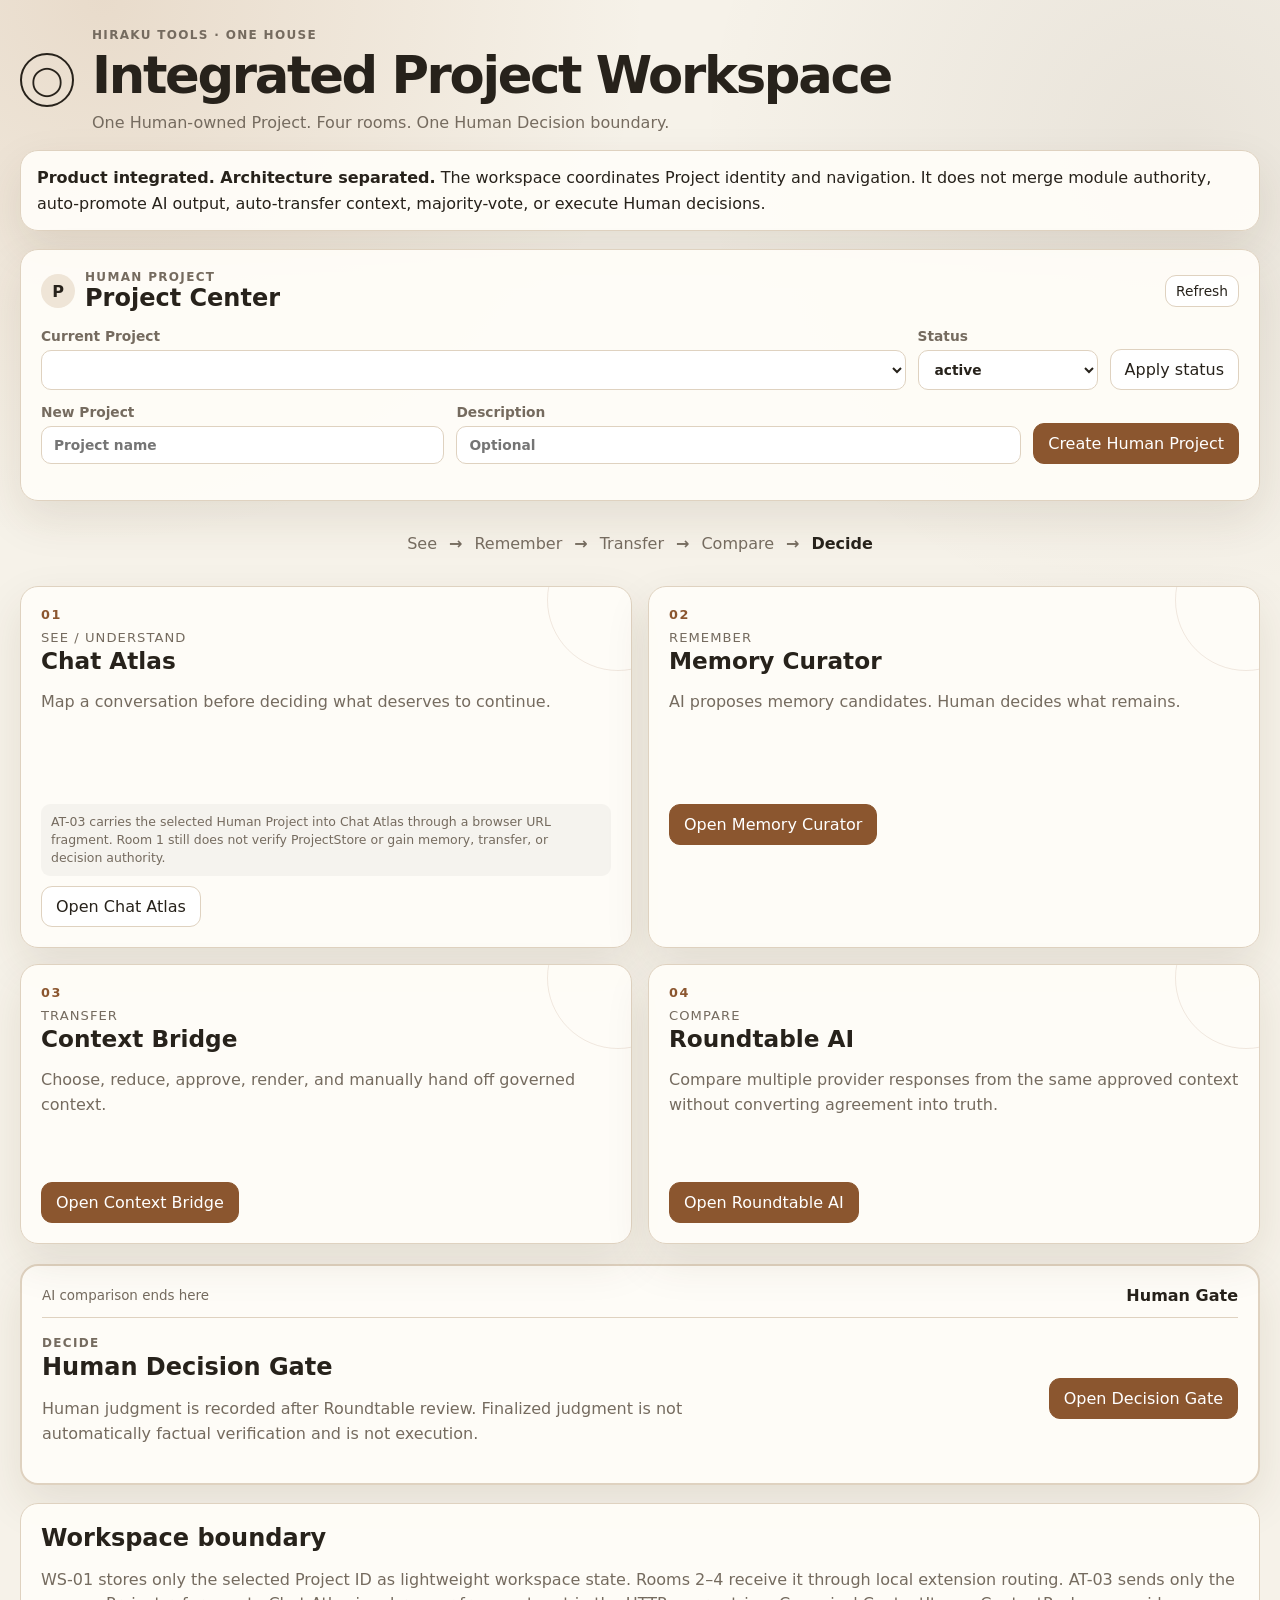
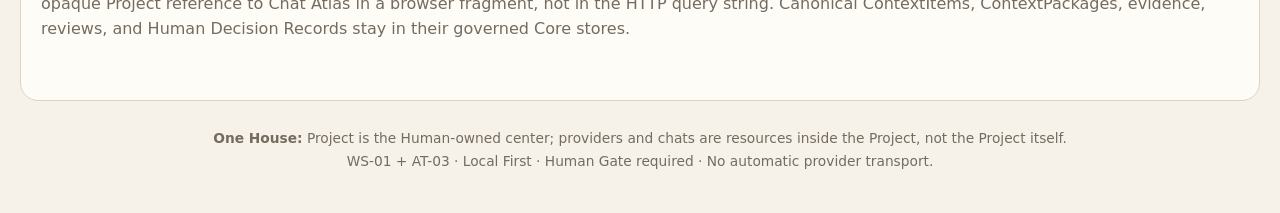
<file: workspace.html>
<!doctype html>
<html lang="en">
<head>
  <meta charset="utf-8" />
  <meta name="viewport" content="width=device-width, initial-scale=1" />
  <title>HIRAKU One House Workspace</title>
  <link rel="stylesheet" href="workspace.css" />
</head>
<body data-ws01="integrated-project-workspace">
  <main class="workspace-shell">
    <header class="hero">
      <div class="mark">◯</div>
      <div>
        <p class="eyebrow">HIRAKU Tools · One House</p>
        <h1>Integrated Project Workspace</h1>
        <p>One Human-owned Project. Four rooms. One Human Decision boundary.</p>
      </div>
    </header>

    <section class="notice">
      <strong>Product integrated. Architecture separated.</strong>
      The workspace coordinates Project identity and navigation. It does not merge module authority, auto-promote AI output, auto-transfer context, majority-vote, or execute Human decisions.
    </section>

    <section class="project-panel panel">
      <div class="panel-head">
        <div>
          <span class="step">P</span>
          <div>
            <p class="eyebrow">Human Project</p>
            <h2>Project Center</h2>
          </div>
        </div>
        <button id="refreshWorkspace" type="button" class="small">Refresh</button>
      </div>

      <div class="grid project-grid">
        <label>
          Current Project
          <select id="projectSelect"></select>
        </label>
        <label>
          Status
          <select id="projectStatus">
            <option value="active">active</option>
            <option value="paused">paused</option>
            <option value="completed">completed</option>
          </select>
        </label>
        <div class="project-actions">
          <button id="applyProjectStatus" type="button">Apply status</button>
        </div>
      </div>

      <div class="create-row">
        <label>
          New Project
          <input id="newProjectName" type="text" placeholder="Project name" />
        </label>
        <label>
          Description
          <input id="newProjectDescription" type="text" placeholder="Optional" />
        </label>
        <button id="createProject" type="button" class="primary">Create Human Project</button>
      </div>

      <div id="projectSummary" class="project-summary"></div>
    </section>

    <section class="flow-strip" aria-label="One House flow">
      <span>See</span><b>→</b><span>Remember</span><b>→</b><span>Transfer</span><b>→</b><span>Compare</span><b>→</b><strong>Decide</strong>
    </section>

    <section class="rooms-grid" aria-label="Four rooms">
      <article class="room-card" data-room="atlas">
        <div class="room-number">01</div>
        <p class="room-role">See / Understand</p>
        <h2>Chat Atlas</h2>
        <p>Map a conversation before deciding what deserves to continue.</p>
        <div id="atlasMetrics" class="metrics"></div>
        <div class="room-note">AT-03 carries the selected Human Project into Chat Atlas through a browser URL fragment. Room 1 still does not verify ProjectStore or gain memory, transfer, or decision authority.</div>
        <button id="openAtlas" type="button">Open Chat Atlas</button>
      </article>

      <article class="room-card" data-room="memory">
        <div class="room-number">02</div>
        <p class="room-role">Remember</p>
        <h2>Memory Curator</h2>
        <p>AI proposes memory candidates. Human decides what remains.</p>
        <div id="memoryMetrics" class="metrics"></div>
        <button id="openMemory" type="button" class="primary">Open Memory Curator</button>
      </article>

      <article class="room-card" data-room="bridge">
        <div class="room-number">03</div>
        <p class="room-role">Transfer</p>
        <h2>Context Bridge</h2>
        <p>Choose, reduce, approve, render, and manually hand off governed context.</p>
        <div id="bridgeMetrics" class="metrics"></div>
        <button id="openBridge" type="button" class="primary">Open Context Bridge</button>
      </article>

      <article class="room-card" data-room="roundtable">
        <div class="room-number">04</div>
        <p class="room-role">Compare</p>
        <h2>Roundtable AI</h2>
        <p>Compare multiple provider responses from the same approved context without converting agreement into truth.</p>
        <div id="roundtableMetrics" class="metrics"></div>
        <button id="openRoundtable" type="button" class="primary">Open Roundtable AI</button>
      </article>
    </section>

    <section class="human-gate panel" data-human-gate="system-boundary">
      <div class="gate-line"><span>AI comparison ends here</span><strong>Human Gate</strong></div>
      <div class="gate-content">
        <div>
          <p class="eyebrow">Decide</p>
          <h2>Human Decision Gate</h2>
          <p>Human judgment is recorded after Roundtable review. Finalized judgment is not automatically factual verification and is not execution.</p>
        </div>
        <div id="decisionMetrics" class="metrics gate-metrics"></div>
        <button id="openDecisionGate" type="button" class="primary">Open Decision Gate</button>
      </div>
    </section>

    <section class="panel compact-panel">
      <div class="panel-head"><div><h2>Workspace boundary</h2></div></div>
      <p class="muted">WS-01 stores only the selected Project ID as lightweight workspace state. Rooms 2–4 receive it through local extension routing. AT-03 sends only the opaque Project reference to Chat Atlas in a browser fragment, not in the HTTP query string. Canonical ContextItems, ContextPackages, evidence, reviews, and Human Decision Records stay in their governed Core stores.</p>
      <p id="flash" class="flash" aria-live="polite"></p>
    </section>

    <footer>
      <p><strong>One House:</strong> Project is the Human-owned center; providers and chats are resources inside the Project, not the Project itself.</p>
      <p class="muted">WS-01 + AT-03 · Local First · Human Gate required · No automatic provider transport.</p>
    </footer>
  </main>
  <script type="module" src="workspace.js"></script>
</body>
</html>
</file>
<file: public-tools/tools.css>
:root {
  --bg: #110e0b;
  --bg-soft: #17120e;
  --panel: #1b1713;
  --panel-strong: #241d17;
  --line: #4c4033;
  --line-soft: #31281f;
  --gold: #d6a340;
  --gold-soft: #edcf7a;
  --gold-dim: #a97d2f;
  --text: #f7f0df;
  --muted: #c7baa0;
  --muted-2: #94856d;
  --success: #8fbf8c;
  --radius-lg: 26px;
  --radius-md: 18px;
  --shadow: 0 20px 60px rgba(0, 0, 0, 0.24);
  font-family: Inter, ui-sans-serif, system-ui, -apple-system, BlinkMacSystemFont, "Segoe UI", sans-serif;
}

* { box-sizing: border-box; }
html { scroll-behavior: smooth; }
body {
  margin: 0;
  min-height: 100vh;
  color: var(--text);
  background:
    radial-gradient(circle at 15% 0%, rgba(214, 163, 64, 0.09), transparent 32rem),
    radial-gradient(circle at 85% 20%, rgba(214, 163, 64, 0.06), transparent 28rem),
    var(--bg);
  line-height: 1.7;
}

a { color: inherit; }
button, a { -webkit-tap-highlight-color: transparent; }

.skip-link {
  position: fixed;
  left: 1rem;
  top: 1rem;
  z-index: 1000;
  transform: translateY(-180%);
  padding: .7rem 1rem;
  background: var(--gold);
  color: #17110a;
  border-radius: 999px;
  font-weight: 800;
}
.skip-link:focus { transform: translateY(0); }

.shell {
  width: min(1180px, calc(100% - 40px));
  margin-inline: auto;
}

.site-header {
  position: sticky;
  top: 0;
  z-index: 50;
  border-bottom: 1px solid rgba(214, 163, 64, .12);
  background: rgba(17, 14, 11, .88);
  backdrop-filter: blur(18px);
}

.header-inner {
  min-height: 92px;
  display: flex;
  align-items: center;
  justify-content: space-between;
  gap: 1.5rem;
}

.brand {
  display: inline-flex;
  flex-direction: column;
  text-decoration: none;
  line-height: 1;
}
.brand-kicker {
  margin-bottom: .55rem;
  color: var(--gold);
  letter-spacing: .24em;
  font-size: .68rem;
  font-weight: 900;
}
.brand-name {
  font-family: Georgia, "Times New Roman", serif;
  font-size: clamp(1.4rem, 2.5vw, 2rem);
  letter-spacing: .01em;
}
.brand-name strong { font-weight: 700; }

.language-nav {
  display: flex;
  flex-wrap: wrap;
  justify-content: flex-end;
  gap: .5rem;
}
.language-nav button {
  min-width: 46px;
  min-height: 38px;
  padding: .48rem .85rem;
  color: var(--muted);
  border: 1px solid var(--line);
  border-radius: 999px;
  background: transparent;
  cursor: pointer;
  font: inherit;
}
.language-nav button:hover,
.language-nav button:focus-visible,
.language-nav button[aria-pressed="true"] {
  color: #1a1208;
  border-color: var(--gold);
  background: var(--gold);
  outline: none;
}

.hero {
  display: grid;
  grid-template-columns: minmax(0, 1.35fr) minmax(300px, .65fr);
  gap: clamp(2rem, 5vw, 5rem);
  align-items: center;
  padding-block: clamp(4.5rem, 9vw, 8rem) clamp(3rem, 7vw, 6rem);
}

.eyebrow {
  margin: 0 0 .7rem;
  color: var(--gold);
  font-size: .75rem;
  font-weight: 900;
  letter-spacing: .22em;
}

h1, h2, h3 {
  margin-top: 0;
  font-family: Georgia, "Times New Roman", serif;
  line-height: 1.15;
}
h1 {
  max-width: 12ch;
  margin-bottom: 1.4rem;
  font-size: clamp(2.8rem, 7vw, 5.8rem);
  font-weight: 600;
  letter-spacing: -.035em;
}
h2 {
  margin-bottom: .8rem;
  font-size: clamp(2rem, 4.5vw, 3.4rem);
  font-weight: 600;
}
h3 {
  margin-bottom: 1rem;
  font-size: clamp(1.65rem, 3vw, 2.35rem);
}

.hero-lead {
  max-width: 720px;
  margin: 0;
  color: var(--muted);
  font-size: clamp(1.02rem, 1.8vw, 1.22rem);
}

.hero-actions,
.card-actions {
  display: flex;
  flex-wrap: wrap;
  gap: .75rem;
  align-items: center;
  margin-top: 1.8rem;
}

.button {
  display: inline-flex;
  align-items: center;
  justify-content: center;
  min-height: 46px;
  padding: .72rem 1.15rem;
  border: 1px solid transparent;
  border-radius: 999px;
  text-decoration: none;
  font-weight: 800;
  line-height: 1.2;
  transition: transform .16s ease, border-color .16s ease, background .16s ease;
}
.button:hover { transform: translateY(-1px); }
.button:focus-visible,
.text-link:focus-visible,
.brand:focus-visible {
  outline: 3px solid rgba(237, 207, 122, .42);
  outline-offset: 4px;
}
.button.primary {
  color: #1a1208;
  background: var(--gold);
  border-color: var(--gold);
}
.button.primary:hover { background: var(--gold-soft); }
.button.secondary {
  color: var(--text);
  border-color: var(--line);
  background: rgba(255,255,255,.02);
}
.button.secondary:hover { border-color: var(--gold-dim); background: rgba(214,163,64,.06); }
.text-link {
  color: var(--gold-soft);
  text-underline-offset: .22em;
  font-weight: 700;
}

.principle-card {
  padding: clamp(1.5rem, 3vw, 2.2rem);
  border: 1px solid var(--line);
  border-radius: var(--radius-lg);
  background: linear-gradient(145deg, rgba(214, 163, 64, .08), rgba(255,255,255,.015));
  box-shadow: var(--shadow);
}
.principle-label {
  margin: 0 0 .75rem;
  color: var(--muted-2);
  font-size: .72rem;
  font-weight: 900;
  letter-spacing: .16em;
  text-transform: uppercase;
}
.principle-main {
  margin: 0 0 1.2rem;
  color: var(--gold-soft);
  font-family: Georgia, "Times New Roman", serif;
  font-size: clamp(1.45rem, 3vw, 2.25rem);
  line-height: 1.25;
}
.principle-card ul {
  margin: 0;
  padding-left: 1.2rem;
  color: var(--muted);
}
.principle-card li + li { margin-top: .5rem; }

.flow-wrap {
  border-block: 1px solid var(--line-soft);
  background: rgba(255,255,255,.018);
}
.flow-wrap .shell { padding-block: clamp(2.5rem, 5vw, 4rem); }
.section-heading { margin-bottom: clamp(1.8rem, 4vw, 2.8rem); }
.section-heading > p:not(.eyebrow) {
  max-width: 720px;
  margin: 0;
  color: var(--muted);
}
.section-heading.compact h2 { font-size: clamp(1.55rem, 3.2vw, 2.55rem); }

.flow {
  display: grid;
  grid-template-columns: repeat(9, auto);
  align-items: stretch;
  gap: .7rem;
}
.flow-step {
  min-width: 0;
  padding: 1rem .9rem;
  border: 1px solid var(--line-soft);
  border-radius: var(--radius-md);
  background: var(--panel);
  text-align: center;
}
.flow-step strong,
.flow-step small,
.step-no { display: block; }
.step-no {
  margin-bottom: .35rem;
  color: var(--gold);
  font-size: .68rem;
  font-weight: 900;
  letter-spacing: .12em;
}
.flow-step strong { font-size: 1.05rem; }
.flow-step small { margin-top: .1rem; color: var(--muted-2); }
.flow-arrow {
  align-self: center;
  color: var(--gold-dim);
  font-size: 1.4rem;
}
.decision-step {
  border-color: rgba(214, 163, 64, .62);
  background: linear-gradient(180deg, rgba(214,163,64,.11), rgba(214,163,64,.035));
}

.rooms { padding-block: clamp(4.5rem, 8vw, 7rem); }
.room-grid {
  display: grid;
  grid-template-columns: repeat(2, minmax(0, 1fr));
  gap: 1rem;
}
.room-card {
  display: flex;
  flex-direction: column;
  min-height: 370px;
  padding: clamp(1.5rem, 3vw, 2rem);
  border: 1px solid var(--line);
  border-radius: var(--radius-lg);
  background: linear-gradient(160deg, rgba(255,255,255,.025), rgba(214,163,64,.025)), var(--panel);
  box-shadow: 0 14px 38px rgba(0,0,0,.16);
}
.room-card:hover { border-color: rgba(214,163,64,.48); }
.room-topline {
  display: flex;
  justify-content: space-between;
  gap: .75rem;
  margin-bottom: 1.25rem;
}
.room-no,
.status {
  font-size: .68rem;
  font-weight: 900;
  letter-spacing: .12em;
}
.room-no { color: var(--gold); }
.status {
  padding: .22rem .5rem;
  border: 1px solid var(--line-soft);
  border-radius: 999px;
  color: var(--muted-2);
  letter-spacing: .06em;
}
.status.public { color: var(--success); border-color: rgba(143,191,140,.28); }
.room-verb { margin: -.2rem 0 1rem; color: var(--gold-soft); }
.room-verb span { margin-right: .6rem; font-size: 1.05rem; font-weight: 900; }
.room-verb small { color: var(--muted-2); }
.room-card > p:not(.room-verb) { margin: 0; color: var(--muted); }
.room-card .card-actions { margin-top: auto; padding-top: 1.6rem; }

.human-gate { padding-bottom: clamp(4.5rem, 8vw, 7rem); }
.gate-boundary {
  display: flex;
  align-items: center;
  gap: 1rem;
  margin-bottom: 1.3rem;
  color: var(--gold);
  font-size: .68rem;
  font-weight: 900;
  letter-spacing: .16em;
}
.gate-boundary::before,
.gate-boundary::after {
  content: "";
  height: 1px;
  flex: 1;
  background: linear-gradient(90deg, transparent, var(--gold-dim));
}
.gate-boundary::after { background: linear-gradient(90deg, var(--gold-dim), transparent); }
.gate-panel {
  display: grid;
  grid-template-columns: minmax(0, 1.5fr) minmax(220px, .5fr);
  gap: 2rem;
  align-items: center;
  padding: clamp(1.7rem, 4vw, 3rem);
  border: 1px solid rgba(214, 163, 64, .55);
  border-radius: var(--radius-lg);
  background: linear-gradient(140deg, rgba(214,163,64,.10), rgba(255,255,255,.015));
  box-shadow: var(--shadow);
}
.gate-panel h2 { margin-bottom: 1rem; }
.gate-panel p:last-child { margin-bottom: 0; color: var(--muted); }
.gate-rule {
  display: grid;
  place-items: center;
  min-height: 170px;
  padding: 1rem;
  border: 1px solid var(--line);
  border-radius: var(--radius-md);
  background: rgba(0,0,0,.15);
  text-align: center;
}
.gate-rule span { color: var(--muted); font-weight: 700; }
.gate-rule strong { color: var(--gold); font-size: 2.4rem; }

.promise { padding-bottom: clamp(4.5rem, 8vw, 7rem); }
.promise-grid {
  display: grid;
  grid-template-columns: repeat(3, minmax(0, 1fr));
  gap: 1rem;
}
.promise-grid > div {
  padding: 1.4rem;
  border-top: 1px solid var(--gold-dim);
  background: rgba(255,255,255,.018);
}
.promise-grid strong { font-family: Georgia, "Times New Roman", serif; font-size: 1.2rem; }
.promise-grid p { margin-bottom: 0; color: var(--muted); }

.site-footer {
  border-top: 1px solid var(--line-soft);
  background: #0c0a08;
}
.footer-inner {
  display: flex;
  justify-content: space-between;
  gap: 2rem;
  padding-block: 2.2rem;
}
.footer-inner strong { color: var(--gold-soft); letter-spacing: .08em; }
.footer-inner p { max-width: 600px; margin: .5rem 0 0; color: var(--muted-2); }
.footer-inner nav { display: flex; flex-wrap: wrap; align-content: flex-start; justify-content: flex-end; gap: 1rem; }
.footer-inner nav a { color: var(--muted); text-underline-offset: .22em; }
.footer-inner nav a:hover { color: var(--gold-soft); }

@media (max-width: 900px) {
  .hero { grid-template-columns: 1fr; }
  .principle-card { max-width: 720px; }
  .flow { grid-template-columns: repeat(5, 1fr); }
  .flow-arrow { display: none; }
  .gate-panel { grid-template-columns: 1fr; }
  .gate-rule { min-height: 120px; grid-template-columns: 1fr auto 1fr; gap: .7rem; }
}

@media (max-width: 720px) {
  .shell { width: min(100% - 28px, 1180px); }
  .site-header { position: static; }
  .header-inner { align-items: flex-start; flex-direction: column; padding-block: 1rem; }
  .language-nav { justify-content: flex-start; }
  .hero { padding-top: 3.4rem; }
  h1 { font-size: clamp(2.55rem, 14vw, 4.2rem); }
  .flow { grid-template-columns: 1fr; }
  .flow-step { display: grid; grid-template-columns: 42px 1fr auto; align-items: center; text-align: left; }
  .flow-step .step-no,
  .flow-step strong,
  .flow-step small { margin: 0; }
  .room-grid { grid-template-columns: 1fr; }
  .room-card { min-height: 0; }
  .promise-grid { grid-template-columns: 1fr; }
  .footer-inner { flex-direction: column; }
  .footer-inner nav { justify-content: flex-start; }
}

@media (max-width: 460px) {
  .language-nav button { min-width: 0; padding-inline: .7rem; }
  .hero-actions,
  .card-actions { align-items: stretch; flex-direction: column; }
  .button { width: 100%; }
  .text-link { text-align: center; }
  .room-topline { align-items: flex-start; flex-direction: column; }
  .gate-rule { grid-template-columns: 1fr; }
}

@media (prefers-reduced-motion: reduce) {
  html { scroll-behavior: auto; }
  .button { transition: none; }
}
</file>
<file: public-tools/global-header.css>
.global-header {
  position: sticky;
  top: 0;
  z-index: 80;
  border-bottom: 1px solid rgba(214, 163, 64, .14);
  background: rgba(22, 17, 12, .94);
  backdrop-filter: blur(18px);
}

.global-header-inner {
  min-height: 76px;
  display: grid;
  grid-template-columns: auto minmax(0, 1fr) auto;
  align-items: center;
  gap: clamp(1rem, 2vw, 2rem);
}

.project-brand {
  display: inline-flex;
  align-items: center;
  gap: .8rem;
  min-width: max-content;
  color: var(--text);
  text-decoration: none;
}

.project-brand:focus-visible,
.global-nav a:focus-visible,
.tools-section-nav a:focus-visible,
.tools-brand:focus-visible {
  outline: 3px solid rgba(237, 207, 122, .42);
  outline-offset: 4px;
  border-radius: 8px;
}

.lamp-mark {
  width: 38px;
  height: 38px;
  display: inline-grid;
  place-items: center;
  border: 1px solid rgba(214, 163, 64, .52);
  border-radius: 999px;
  background: radial-gradient(circle at center, rgba(214, 163, 64, .23), rgba(214, 163, 64, .05));
  box-shadow: inset 0 0 0 4px rgba(214, 163, 64, .07);
}

.lamp-mark span {
  width: 13px;
  height: 13px;
  display: block;
  border-radius: 999px;
  background: var(--gold-soft);
  box-shadow: 0 0 0 5px rgba(214, 163, 64, .25), 0 0 18px rgba(214, 163, 64, .35);
}

.project-brand-name {
  font-family: Georgia, "Times New Roman", serif;
  font-size: 1.08rem;
  font-weight: 700;
  letter-spacing: .08em;
  white-space: nowrap;
}

.global-nav {
  display: flex;
  align-items: center;
  justify-content: center;
  gap: clamp(.75rem, 1.35vw, 1.25rem);
  min-width: 0;
}

.global-nav a {
  position: relative;
  color: var(--muted);
  text-decoration: none;
  font-family: Georgia, "Times New Roman", serif;
  font-size: .9rem;
  line-height: 1;
  white-space: nowrap;
  transition: color .16s ease;
}

.global-nav a:hover,
.global-nav a[aria-current="page"] {
  color: var(--gold-soft);
}

.global-nav a[aria-current="page"]::after {
  content: "";
  position: absolute;
  left: 10%;
  right: 10%;
  bottom: -.65rem;
  height: 1px;
  background: var(--gold);
}

.global-language {
  flex-wrap: nowrap;
}

.global-language button {
  min-width: 0;
  min-height: 36px;
  padding: .42rem .68rem;
  font-size: .8rem;
}

.tools-localbar {
  border-bottom: 1px solid var(--line-soft);
  background: rgba(12, 10, 8, .78);
}

.tools-localbar-inner {
  min-height: 70px;
  display: flex;
  align-items: center;
  justify-content: space-between;
  gap: 1.4rem;
}

.tools-brand {
  display: inline-flex;
  flex-direction: column;
  flex: 0 0 auto;
  color: inherit;
  text-decoration: none;
  line-height: 1;
}

.tools-brand .brand-kicker {
  margin-bottom: .4rem;
}

.tools-brand .brand-name {
  font-size: clamp(1.2rem, 2vw, 1.55rem);
}

.tools-section-nav {
  display: flex;
  align-items: center;
  justify-content: flex-end;
  gap: 1rem;
  min-width: 0;
  overflow-x: auto;
  scrollbar-width: thin;
  scrollbar-color: var(--line) transparent;
}

.tools-section-nav a {
  flex: 0 0 auto;
  color: var(--muted-2);
  text-decoration: none;
  font-size: .78rem;
  font-weight: 700;
  white-space: nowrap;
  transition: color .16s ease;
}

.tools-section-nav a:hover {
  color: var(--gold-soft);
}

.ws03-anchor {
  scroll-margin-top: 96px;
}

@media (max-width: 1180px) {
  .global-header-inner {
    grid-template-columns: auto 1fr;
    padding-block: .7rem;
  }

  .global-nav {
    grid-column: 1 / -1;
    grid-row: 2;
    justify-content: flex-start;
    overflow-x: auto;
    padding-bottom: .2rem;
    scrollbar-width: thin;
    scrollbar-color: var(--line) transparent;
  }

  .global-language {
    justify-self: end;
  }
}

@media (max-width: 820px) {
  .project-brand-name {
    font-size: .95rem;
    letter-spacing: .06em;
  }

  .lamp-mark {
    width: 34px;
    height: 34px;
  }

  .global-language button {
    min-height: 34px;
    padding: .38rem .58rem;
    font-size: .75rem;
  }

  .tools-localbar-inner {
    min-height: 64px;
    align-items: flex-start;
    flex-direction: column;
    gap: .8rem;
    padding-block: .8rem;
  }

  .tools-section-nav {
    width: 100%;
    justify-content: flex-start;
    padding-bottom: .1rem;
  }

  .ws03-anchor {
    scroll-margin-top: 132px;
  }
}

@media (max-width: 560px) {
  .global-header-inner {
    grid-template-columns: 1fr;
    gap: .7rem;
  }

  .project-brand,
  .global-language {
    justify-self: start;
  }

  .global-language {
    width: 100%;
    overflow-x: auto;
    justify-content: flex-start;
  }

  .global-nav {
    grid-column: 1;
    grid-row: auto;
    width: 100%;
    gap: 1rem;
    padding-block: .2rem .1rem;
  }

  .global-nav a {
    font-size: .84rem;
  }

  .tools-section-nav {
    gap: .85rem;
  }
}

@media (prefers-reduced-motion: reduce) {
  .global-nav a,
  .tools-section-nav a {
    transition: none;
  }
}
</file>
<file: context-bridge.css>
:root {
  color-scheme: light dark;
  font-family: Inter, ui-sans-serif, system-ui, -apple-system, BlinkMacSystemFont, "Segoe UI", sans-serif;
  --bg: #f6f4ef;
  --panel: #fffdf9;
  --ink: #1f2320;
  --muted: #6c716d;
  --line: #d9d6cf;
  --accent: #2f6b53;
  --accent-soft: #e7f0eb;
  --danger: #8a3f3f;
  --warning: #8a6a2b;
}

* { box-sizing: border-box; }
body { margin: 0; background: var(--bg); color: var(--ink); }
button, input, select, textarea { font: inherit; }
button { cursor: pointer; }
.workspace { width: min(1080px, calc(100% - 32px)); margin: 24px auto 56px; }
.hero { display: flex; gap: 18px; align-items: center; margin-bottom: 16px; }
.mark { font-size: 44px; line-height: 1; }
.eyebrow { text-transform: uppercase; letter-spacing: .12em; font-size: 12px; color: var(--muted); margin: 0 0 4px; }
h1 { margin: 0; font-size: clamp(30px, 5vw, 52px); }
h2 { margin: 0; font-size: 20px; }
p { line-height: 1.55; }
.notice, .panel { background: var(--panel); border: 1px solid var(--line); border-radius: 16px; box-shadow: 0 8px 26px rgba(0,0,0,.04); }
.notice { padding: 14px 16px; margin-bottom: 16px; }
.panel { padding: 18px; margin-top: 16px; }
.compact-panel { padding-bottom: 12px; }
.panel-head { display: flex; align-items: center; justify-content: space-between; gap: 12px; margin-bottom: 14px; }
.panel-head > div { display: flex; align-items: center; gap: 10px; }
.step { display: inline-grid; place-items: center; width: 28px; height: 28px; border-radius: 999px; background: var(--accent); color: white; font-weight: 700; }
.progress { display: grid; grid-template-columns: repeat(5, 1fr); gap: 8px; margin: 16px 0; }
.progress span { text-align: center; padding: 8px 6px; border: 1px solid var(--line); border-radius: 999px; font-size: 12px; color: var(--muted); background: var(--panel); }
.progress span.active { border-color: var(--accent); color: var(--accent); background: var(--accent-soft); font-weight: 700; }
.grid { display: grid; gap: 12px; }
.grid.two { grid-template-columns: repeat(2, minmax(0, 1fr)); }
label { display: grid; gap: 7px; font-weight: 650; margin-top: 12px; }
input, select, textarea { width: 100%; border: 1px solid var(--line); border-radius: 10px; background: transparent; color: inherit; padding: 10px 11px; }
textarea { min-height: 92px; resize: vertical; }
.actions { display: flex; flex-wrap: wrap; gap: 8px; margin-top: 14px; }
button { border: 1px solid var(--line); background: var(--panel); color: inherit; border-radius: 10px; padding: 9px 12px; }
button.primary { background: var(--accent); border-color: var(--accent); color: white; }
button.ghost { background: transparent; }
button.small { padding: 6px 9px; font-size: 12px; }
button:disabled { opacity: .45; cursor: not-allowed; }
.summary, .muted { color: var(--muted); }
.summary { margin: 12px 0 0; }
.status { font-size: 12px; border: 1px solid var(--line); border-radius: 999px; padding: 6px 9px; white-space: nowrap; }
.status.good { color: var(--accent); border-color: var(--accent); background: var(--accent-soft); }
.status.warn { color: var(--warning); }
.status.bad { color: var(--danger); }
.card-list { display: grid; gap: 10px; margin-top: 12px; }
.card { border: 1px solid var(--line); border-radius: 12px; padding: 12px; background: color-mix(in srgb, var(--panel) 96%, var(--accent) 4%); }
.card-head { display: flex; justify-content: space-between; gap: 10px; align-items: flex-start; }
.card-meta { display: flex; flex-wrap: wrap; gap: 6px; margin: 7px 0; }
.badge { display: inline-block; font-size: 11px; border: 1px solid var(--line); border-radius: 999px; padding: 3px 7px; color: var(--muted); }
.badge.suggest { color: var(--accent); border-color: var(--accent); }
.badge.warning { color: var(--warning); }
.card-content { white-space: pre-wrap; overflow-wrap: anywhere; margin: 7px 0; }
.choice-row { display: flex; flex-wrap: wrap; gap: 12px; align-items: center; margin-top: 8px; }
.choice-row label { display: flex; flex-direction: row; align-items: center; gap: 5px; margin: 0; font-weight: 500; }
.choice-row input { width: auto; }
pre.rendered { max-height: 340px; overflow: auto; white-space: pre-wrap; overflow-wrap: anywhere; background: rgba(0,0,0,.04); border-radius: 10px; padding: 12px; font-size: 12px; line-height: 1.45; }
.detail { margin-top: 10px; font-size: 13px; color: var(--muted); }
.receipt { border-left: 3px solid var(--accent); }
footer { margin-top: 22px; padding-top: 12px; border-top: 1px solid var(--line); }
code { font-family: ui-monospace, SFMono-Regular, Menlo, monospace; }

@media (max-width: 720px) {
  .workspace { width: min(100% - 20px, 1080px); margin-top: 12px; }
  .grid.two { grid-template-columns: 1fr; }
  .progress { grid-template-columns: 1fr; }
  .panel-head { align-items: flex-start; }
}

@media (prefers-color-scheme: dark) {
  :root {
    --bg: #171916;
    --panel: #1f221f;
    --ink: #eef1ed;
    --muted: #a8afa9;
    --line: #3a403b;
    --accent: #7bb495;
    --accent-soft: #25372d;
  }
  pre.rendered { background: rgba(255,255,255,.04); }
}
</file>
<file: styles.css>
:root {
  --bg: #f7f3ea;
  --card: #fffaf2;
  --ink: #1f2933;
  --muted: #66737f;
  --line: #ded6c8;
  --accent: #8a683d;
  --accent-dark: #6f522f;
  --soft: #ede4d5;
  --ok: #356a46;
  --warn: #8a5f22;
  --danger: #8a3f3f;
}
* { box-sizing: border-box; }
body {
  margin: 0;
  width: 440px;
  min-height: 680px;
  background: var(--bg);
  color: var(--ink);
  font: 14px/1.5 system-ui, -apple-system, BlinkMacSystemFont, "Segoe UI", sans-serif;
}
.app { padding: 16px; }
.hero {
  display: flex;
  gap: 12px;
  align-items: center;
  padding: 14px;
  background: linear-gradient(135deg, #101826, #243248);
  color: white;
  border-radius: 18px;
  box-shadow: 0 10px 28px rgba(0,0,0,.12);
}
.mark {
  width: 42px;
  height: 42px;
  border-radius: 999px;
  display: grid;
  place-items: center;
  border: 2px solid #d6b16d;
  color: #d6b16d;
  font-size: 26px;
  line-height: 1;
}
h1 { margin: 0; font-family: Georgia, "Times New Roman", serif; font-size: 24px; line-height: 1.05; letter-spacing: .04em; }
h1 span { font-size: 20px; font-weight: 500; }
.hero p { margin: 6px 0 0; color: #e7dccd; }
.notice {
  margin: 14px 0;
  padding: 10px 12px;
  border: 1px solid var(--line);
  border-radius: 14px;
  background: var(--card);
  color: var(--muted);
}
code {
  padding: 1px 4px;
  border-radius: 5px;
  background: var(--soft);
  color: var(--ink);
}
.grid.two { display: grid; grid-template-columns: 1fr 1fr; gap: 10px; }
.field { margin-top: 12px; }
label { display: block; font-weight: 700; margin-bottom: 6px; }
.label-row { display: flex; justify-content: space-between; align-items: center; gap: 8px; }
select, textarea, input[type="text"] {
  width: 100%;
  border: 1px solid var(--line);
  border-radius: 12px;
  background: #fffdf8;
  color: var(--ink);
  padding: 10px;
  font: inherit;
}
textarea { min-height: 130px; resize: vertical; }
#output { min-height: 180px; background: #fff; }
#existingMemory { min-height: 90px; }
#aiResult { min-height: 150px; }
.actions { display: grid; grid-template-columns: 1fr 1fr; gap: 8px; margin-top: 12px; }
.actions.compact { margin-top: 8px; }
button {
  border: 1px solid var(--line);
  border-radius: 999px;
  background: #fffdf8;
  color: var(--ink);
  padding: 9px 12px;
  font-weight: 700;
  cursor: pointer;
}
button:hover { background: var(--soft); }
button.primary { background: var(--accent); color: white; border-color: var(--accent-dark); }
button.primary:hover { background: var(--accent-dark); }
button.ghost { color: var(--muted); }
button.small { font-size: 12px; padding: 5px 9px; white-space: nowrap; }
.hidden { display: none; }
.stage {
  margin-top: 16px;
  padding: 12px;
  border: 1px solid var(--line);
  border-radius: 16px;
  background: rgba(255,250,242,.75);
}
.stage-title {
  display: flex;
  align-items: center;
  justify-content: space-between;
  gap: 8px;
  margin-bottom: 8px;
}
.step {
  display: inline-grid;
  place-items: center;
  width: 24px;
  height: 24px;
  margin-right: 6px;
  border-radius: 999px;
  background: var(--accent);
  color: white;
  font-weight: 800;
}
.summary {
  margin: 6px 0 10px;
  color: var(--muted);
}
.item-list { display: grid; gap: 10px; }
.memory-card {
  padding: 10px;
  border: 1px solid var(--line);
  border-radius: 14px;
  background: #fffdf8;
}
.memory-meta {
  display: flex;
  flex-wrap: wrap;
  gap: 6px;
}
.badge {
  display: inline-flex;
  align-items: center;
  padding: 2px 7px;
  border-radius: 999px;
  background: var(--soft);
  color: var(--muted);
  font-size: 11px;
  font-weight: 800;
  text-transform: uppercase;
  letter-spacing: .02em;
}
.status-approved { background: #e5f0e8; color: var(--ok); }
.status-proposed, .status-needs_review, .status-stale { background: #f6ead6; color: var(--warn); }
.status-rejected { background: #f2dddd; color: var(--danger); }
.memory-content { margin: 8px 0; white-space: pre-wrap; overflow-wrap: anywhere; }
.policy-row {
  display: grid;
  grid-template-columns: auto 1fr;
  align-items: center;
  gap: 8px;
  margin: 0;
  color: var(--muted);
  font-size: 12px;
}
.policy-row select { padding: 6px 8px; font-size: 12px; }
.review-actions {
  display: flex;
  align-items: center;
  gap: 7px;
  margin-top: 9px;
}
.human-approved {
  color: var(--ok);
  font-size: 12px;
  font-weight: 800;
}
footer { margin-top: 14px; padding-top: 10px; border-top: 1px solid var(--line); color: var(--muted); }
footer p { margin: 4px 0; }
.muted { opacity: .8; font-size: 12px; }
</file>
<file: roundtable.css>
.workspace textarea[readonly] { min-height: 180px; }
.provider-prompt { min-height: 220px; }
.response-input { min-height: 180px; }
.card .evidence { white-space: pre-wrap; font-family: ui-monospace, SFMono-Regular, Menlo, Consolas, monospace; font-size: .88rem; background: rgba(0,0,0,.04); border-radius: 10px; padding: 10px; }
.review-grid { display: grid; gap: 10px; }
.review-actions { display: flex; flex-wrap: wrap; gap: 12px; align-items: center; }
.review-actions label { display: inline-flex; gap: 6px; align-items: center; font-weight: 600; }
.matrix { width: 100%; border-collapse: collapse; font-size: .92rem; }
.matrix th, .matrix td { border-bottom: 1px solid rgba(0,0,0,.1); padding: 8px; text-align: left; vertical-align: top; }
.matrix th { font-weight: 700; }
.status.good { color: #176f3b; }
.status.warn { color: #8a5b00; }
.status.error { color: #9f2424; }
[data-tone="error"] { color: #9f2424; }
@media (max-width: 720px) {
  .matrix { font-size: .82rem; }
  .matrix th, .matrix td { padding: 6px; }
}

.human-boundary { margin: 28px 0 18px; padding: 14px 18px; border-top: 2px solid rgba(0,0,0,.18); border-bottom: 2px solid rgba(0,0,0,.18); display: flex; justify-content: space-between; gap: 12px; align-items: center; }
.human-boundary span { font-size: .88rem; opacity: .72; }
.human-boundary strong { font-size: 1rem; letter-spacing: .03em; }
.decision-panel { border-width: 2px; }
.human-step { font-weight: 800; }
.decision-authority { margin: 12px 0 18px; padding: 12px 14px; border-radius: 12px; background: rgba(0,0,0,.045); line-height: 1.55; }
.decision-subsection { margin-top: 18px; }
.decision-subsection h3 { margin-bottom: 4px; }
.supporting-list { display: grid; gap: 8px; margin: 10px 0 16px; }
.supporting-option { display: flex; gap: 8px; align-items: flex-start; padding: 9px 10px; border: 1px solid rgba(0,0,0,.1); border-radius: 10px; font-weight: 500; line-height: 1.45; }
.supporting-option input { margin-top: 3px; }
.decision-panel textarea { min-height: 120px; }
.decision-actions { margin-top: 18px; }
@media (max-width: 720px) { .human-boundary { align-items: flex-start; flex-direction: column; } }
</file>
<file: workspace.css>
:root {
  --bg: #f6f2e9;
  --panel: #fffdf8;
  --ink: #27221b;
  --muted: #756b5f;
  --line: #dfd2c0;
  --accent: #8b562f;
  --accent-dark: #63391f;
  --soft: #efe5d7;
  --good: #2f6b46;
  --warn: #8a5b15;
  --danger: #8b2f24;
  --shadow: 0 18px 45px rgba(72, 46, 20, .10);
  --radius: 18px;
  font-family: ui-sans-serif, system-ui, -apple-system, BlinkMacSystemFont, "Segoe UI", sans-serif;
}

* { box-sizing: border-box; }
body {
  margin: 0;
  min-height: 100vh;
  color: var(--ink);
  background:
    radial-gradient(circle at 8% 0%, rgba(166, 107, 55, .17), transparent 34rem),
    radial-gradient(circle at 92% 8%, rgba(76, 55, 37, .08), transparent 30rem),
    var(--bg);
}

button, input, select { font: inherit; }
button {
  border: 1px solid var(--line);
  background: #fff;
  color: var(--ink);
  border-radius: 11px;
  padding: 10px 14px;
  cursor: pointer;
}
button:hover { border-color: #bca98f; }
button:disabled { opacity: .45; cursor: not-allowed; }
button.primary { background: var(--accent); border-color: var(--accent); color: #fff; }
button.primary:hover { background: var(--accent-dark); }
button.small { padding: 7px 10px; font-size: .86rem; }

.workspace-shell { width: min(1240px, calc(100% - 32px)); margin: 0 auto; padding: 28px 0 36px; }
.hero { display: flex; gap: 18px; align-items: center; margin-bottom: 18px; }
.mark { width: 54px; height: 54px; border: 2px solid var(--ink); border-radius: 50%; display: grid; place-items: center; font-size: 1.8rem; flex: 0 0 auto; }
.hero h1 { margin: 3px 0 8px; font-size: clamp(1.9rem, 4vw, 3.2rem); letter-spacing: -.045em; }
.hero p { margin: 0; color: var(--muted); }
.eyebrow { margin: 0; text-transform: uppercase; letter-spacing: .11em; font-size: .75rem; color: var(--muted); font-weight: 700; }

.notice, .panel, .room-card {
  border: 1px solid var(--line);
  background: rgba(255,253,248,.94);
  border-radius: var(--radius);
  box-shadow: var(--shadow);
}
.notice { padding: 14px 16px; line-height: 1.6; margin-bottom: 18px; }
.panel { padding: 20px; margin-bottom: 18px; }
.panel-head { display: flex; justify-content: space-between; gap: 14px; align-items: center; margin-bottom: 16px; }
.panel-head > div { display: flex; align-items: center; gap: 10px; }
.panel-head h2, .panel h2 { margin: 0; }
.step { width: 34px; height: 34px; border-radius: 50%; background: var(--soft); display: grid; place-items: center; font-weight: 800; }

.grid { display: grid; gap: 12px; }
.project-grid { grid-template-columns: minmax(260px, 1fr) 180px auto; align-items: end; }
label { display: grid; gap: 6px; font-size: .86rem; font-weight: 700; color: var(--muted); }
input, select { width: 100%; border: 1px solid var(--line); background: #fff; color: var(--ink); border-radius: 10px; padding: 10px 12px; }
.create-row { display: grid; grid-template-columns: 1fr 1.4fr auto; gap: 12px; margin-top: 14px; align-items: end; }
.project-summary { display: flex; flex-wrap: wrap; gap: 8px; margin-top: 16px; }
.pill { display: inline-flex; gap: 6px; align-items: center; border: 1px solid var(--line); border-radius: 999px; padding: 6px 10px; background: #fff; font-size: .84rem; }
.pill.good { border-color: rgba(47,107,70,.35); color: var(--good); }
.pill.warn { border-color: rgba(138,91,21,.35); color: var(--warn); }

.flow-strip { display: flex; align-items: center; justify-content: center; gap: 12px; padding: 13px 16px; margin: 20px 0; color: var(--muted); flex-wrap: wrap; }
.flow-strip strong { color: var(--ink); }
.rooms-grid { display: grid; grid-template-columns: repeat(2, minmax(0, 1fr)); gap: 16px; margin-bottom: 20px; }
.room-card { padding: 20px; position: relative; overflow: hidden; }
.room-card::after { content: ""; position: absolute; width: 140px; height: 140px; border-radius: 50%; border: 1px solid rgba(139,86,47,.12); right: -58px; top: -58px; }
.room-number { color: var(--accent); font-size: .8rem; font-weight: 800; letter-spacing: .12em; }
.room-role { margin: 8px 0 2px; color: var(--muted); font-size: .82rem; text-transform: uppercase; letter-spacing: .08em; }
.room-card h2 { margin: 0 0 8px; font-size: 1.45rem; }
.room-card > p:not(.room-role) { color: var(--muted); line-height: 1.55; min-height: 50px; }
.room-note { color: var(--muted); font-size: .78rem; line-height: 1.45; margin: 10px 0; padding: 9px 10px; border-radius: 9px; background: rgba(0,0,0,.035); }
.metrics { display: flex; flex-wrap: wrap; gap: 7px; margin: 14px 0 16px; min-height: 32px; }
.metric { display: inline-flex; flex-direction: column; gap: 1px; padding: 7px 9px; border-radius: 10px; background: var(--soft); min-width: 82px; }
.metric strong { font-size: 1.05rem; }
.metric span { font-size: .72rem; color: var(--muted); }

.human-gate { border-width: 2px; }
.gate-line { display: flex; justify-content: space-between; gap: 12px; align-items: center; border-bottom: 1px solid var(--line); padding-bottom: 12px; margin-bottom: 16px; }
.gate-line span { color: var(--muted); font-size: .84rem; }
.gate-content { display: grid; grid-template-columns: 1fr auto auto; gap: 18px; align-items: center; }
.gate-content p { color: var(--muted); line-height: 1.55; max-width: 720px; }
.gate-metrics { margin: 0; }
.compact-panel { box-shadow: none; }
.muted { color: var(--muted); line-height: 1.55; }
.flash { min-height: 1.35em; margin: 8px 0 0; color: var(--muted); }
.flash[data-tone="error"] { color: var(--danger); }
.flash[data-tone="good"] { color: var(--good); }
footer { color: var(--muted); font-size: .86rem; text-align: center; padding-top: 6px; }
footer p { margin: 5px 0; }

@media (max-width: 840px) {
  .project-grid, .create-row, .gate-content { grid-template-columns: 1fr; }
  .project-actions { display: flex; }
  .rooms-grid { grid-template-columns: 1fr; }
  .gate-content > button { width: 100%; }
}

@media (max-width: 520px) {
  .workspace-shell { width: min(100% - 20px, 1240px); padding-top: 18px; }
  .hero { align-items: flex-start; }
  .mark { width: 44px; height: 44px; font-size: 1.4rem; }
  .panel, .room-card { padding: 16px; }
}
</file>
